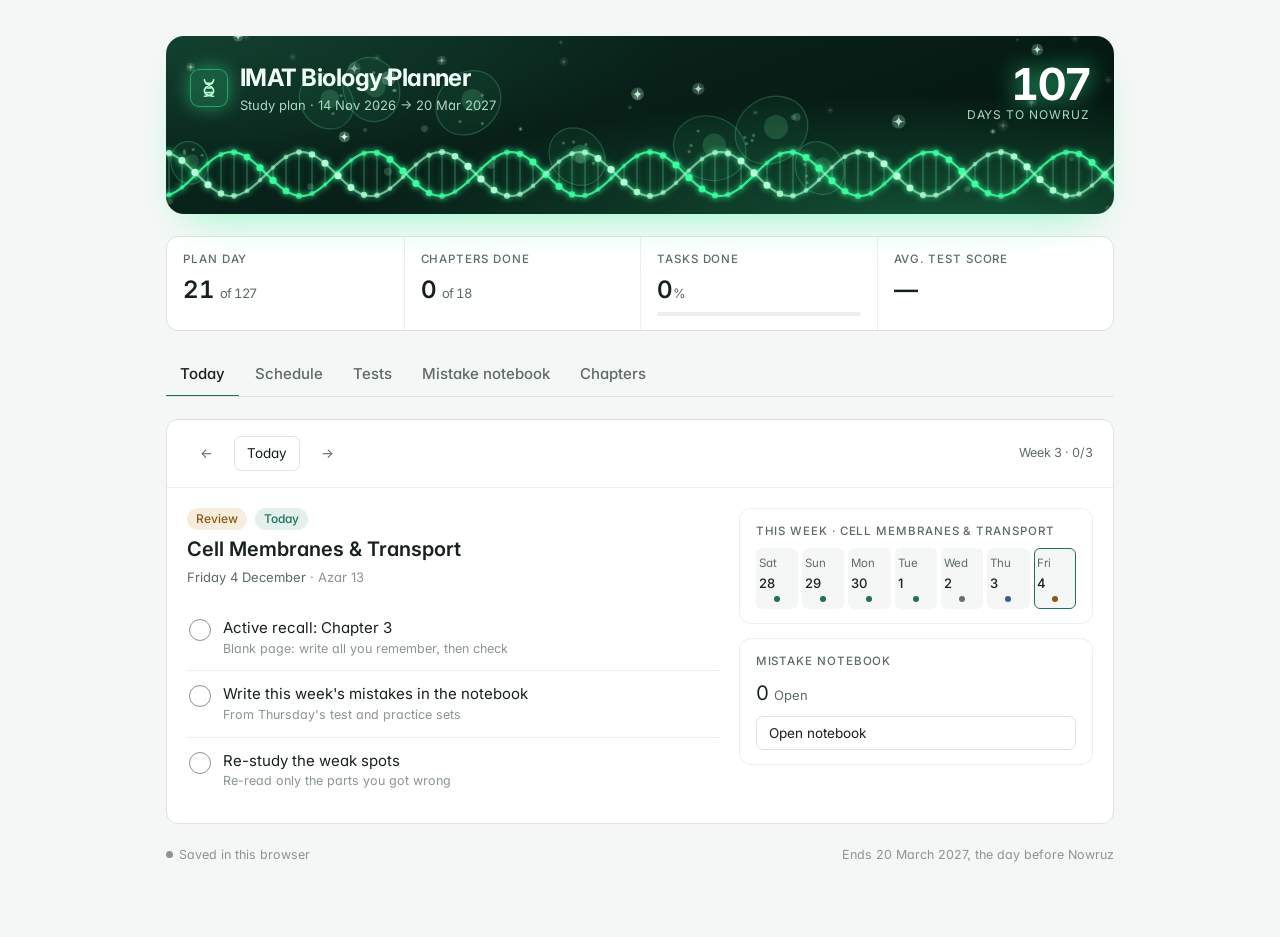
<file: index.html>
<!doctype html>
<html lang="en"><head><meta charset="utf-8"><meta name="viewport" content="width=device-width,initial-scale=1,viewport-fit=cover"></head><body>
<title>IMAT Biology Planner</title>
<meta name="claude:viewport-fit-sides" content="cover">
<link rel="preconnect" href="https://fonts.googleapis.com">
<link rel="preconnect" href="https://fonts.gstatic.com" crossorigin>
<link rel="stylesheet" href="https://fonts.googleapis.com/css2?family=Inter:wght@400;500;600;700&display=swap">
<style>
/* Layout: a glowing biology hero band, a ledger of key figures, a tab strip, then a single calm work surface. */
:root{
  --bg:#f5f7f6; --surface:#ffffff; --line:#dde3e0; --line-soft:#ebefed;
  --fg:#17211d; --muted:#5d6b65; --faint:#8a9690;
  --accent:#1f6f5c; --accent-soft:#e3f0eb; --accent-fg:#ffffff;
  --test:#3a5a99; --test-soft:#e6ecf7;
  --review:#8a5a14; --review-soft:#f6eddc;
  --rest:#6b6f75; --rest-soft:#eef0f1;
  --bad:#b23b3b; --bad-soft:#f8e6e6;
  /* iPhone look: San Francisco on Apple devices, Inter (its closest match) everywhere else */
  --sans:-apple-system,BlinkMacSystemFont,"SF Pro Text","SF Pro Display","Inter","Helvetica Neue",system-ui,sans-serif;
  --mono:var(--sans);
  --r:12px;
  --hero-1:#0b2a21; --hero-2:#04120d; --glow:#3dffa0; --glow-soft:#b9ffd9;
}
@media (prefers-color-scheme:dark){:root:not([data-theme="light"]){
  --bg:#0f1513; --surface:#161e1b; --line:#26312d; --line-soft:#1e2824;
  --fg:#e4ebe8; --muted:#9aa8a2; --faint:#6f7d77;
  --accent:#5fbf9f; --accent-soft:#183129; --accent-fg:#0d1a15;
  --test:#8fa9e0; --test-soft:#1b2438; --review:#d9a957; --review-soft:#2e2414;
  --rest:#9aa0a6; --rest-soft:#1f2427; --bad:#e58a8a; --bad-soft:#341c1c; color-scheme:dark}}
:root[data-theme="dark"]{
  --bg:#0f1513; --surface:#161e1b; --line:#26312d; --line-soft:#1e2824;
  --fg:#e4ebe8; --muted:#9aa8a2; --faint:#6f7d77;
  --accent:#5fbf9f; --accent-soft:#183129; --accent-fg:#0d1a15;
  --test:#8fa9e0; --test-soft:#1b2438; --review:#d9a957; --review-soft:#2e2414;
  --rest:#9aa0a6; --rest-soft:#1f2427; --bad:#e58a8a; --bad-soft:#341c1c; color-scheme:dark}

*{box-sizing:border-box}
body{background:var(--bg);color:var(--fg);font-family:var(--sans);font-size:15px;line-height:1.5;-webkit-font-smoothing:antialiased;font-feature-settings:"cv11","ss03"}
.wrap{max-width:980px;margin:0 auto;padding-block:28px 64px;padding-left:max(16px,env(safe-area-inset-left,0px));padding-right:max(16px,env(safe-area-inset-right,0px));display:flex;flex-direction:column;gap:22px}
h1,h2,h3{margin:0;text-wrap:balance;font-weight:600}
h1{font-size:24px;letter-spacing:-.022em;font-weight:700}
h2{font-size:17px;letter-spacing:-.012em}
h3{font-size:15px}
.num{font-family:var(--mono);font-variant-numeric:tabular-nums}
.eyebrow{font-size:11.5px;letter-spacing:.08em;text-transform:uppercase;color:var(--muted);font-weight:500}
.muted{color:var(--muted)}
button,input,select,textarea{font:inherit;color:inherit}
:focus-visible{outline:2px solid var(--accent);outline-offset:2px}

/* Header */
.top{display:flex;justify-content:space-between;align-items:flex-start;gap:16px;flex-wrap:wrap}
.brand{display:flex;gap:12px;align-items:center}
.mark{width:38px;height:38px;border-radius:9px;background:var(--accent);display:grid;place-items:center;flex:none}
.mark svg{width:22px;height:22px}
.sub{font-size:13px;color:var(--muted)}

.ledger{display:grid;grid-template-columns:repeat(4,minmax(0,1fr));background:var(--surface);border:1px solid var(--line);border-radius:var(--r)}
.ledger > div{padding:14px 16px;display:flex;flex-direction:column;gap:4px;min-width:0}
.ledger > div + div{border-inline-start:1px solid var(--line-soft)}
.ledger .v{font-family:var(--mono);font-size:24px;font-weight:600;letter-spacing:-.02em;font-variant-numeric:tabular-nums}
.ledger .v small{font-size:13px;color:var(--muted);font-weight:400}
.bar{height:4px;background:var(--line-soft);border-radius:2px;overflow:hidden}
.bar i{display:block;height:100%;background:var(--accent);border-radius:2px}

/* Tabs */
.tabs{display:flex;gap:2px;border-bottom:1px solid var(--line);overflow-x:auto;scrollbar-width:none}
.tabs button{border:0;background:none;padding:10px 14px;cursor:pointer;color:var(--muted);font-weight:500;border-bottom:2px solid transparent;margin-bottom:-1px;white-space:nowrap}
.tabs button[aria-selected="true"]{color:var(--fg);border-bottom-color:var(--accent)}
.tabs button:hover{color:var(--fg)}

.panel{background:var(--surface);border:1px solid var(--line);border-radius:var(--r)}
.panel-h{padding:16px 20px;border-bottom:1px solid var(--line-soft);display:flex;justify-content:space-between;align-items:center;gap:12px;flex-wrap:wrap}
.panel-b{padding:20px}

/* Chips */
.chip{display:inline-flex;align-items:center;gap:6px;font-size:12px;font-weight:500;padding:2px 9px;border-radius:999px;white-space:nowrap}
.chip.study{background:var(--accent-soft);color:var(--accent)}
.chip.test{background:var(--test-soft);color:var(--test)}
.chip.review{background:var(--review-soft);color:var(--review)}
.chip.rest{background:var(--rest-soft);color:var(--rest)}
.chip.final{background:var(--accent);color:var(--accent-fg)}
.chip.bad{background:var(--bad-soft);color:var(--bad)}
.chip.ok{background:var(--accent-soft);color:var(--accent)}

/* Today */
.today{display:grid;grid-template-columns:minmax(0,1.5fr) minmax(0,1fr);gap:20px}
.dayhead{display:flex;flex-direction:column;gap:6px}
.dayhead .date{font-size:13px;color:var(--muted)}
.chapter-title{font-size:20px;font-weight:600;line-height:1.3}
.tasks{list-style:none;margin:0;padding:0;display:flex;flex-direction:column}
.tasks li{border-top:1px solid var(--line-soft)}
.tasks li:first-child{border-top:0}
.task{display:flex;gap:12px;align-items:flex-start;padding:12px 2px;cursor:pointer}
.task input{appearance:none;width:22px;height:22px;border:1.5px solid var(--faint);border-radius:50%;transition:box-shadow .2s,background .2s;margin:2px 0 0;flex:none;display:grid;place-items:center;cursor:pointer;background:var(--surface)}
.task input:checked{background:var(--accent);border-color:var(--accent);box-shadow:0 0 0 4px var(--accent-soft),0 0 14px color-mix(in srgb,var(--accent) 55%,transparent)}
.task input:checked::after{content:"";width:10px;height:5px;border:2px solid var(--accent-fg);border-top:0;border-right:0;transform:rotate(-45deg) translate(1px,-1px)}
.task input:checked + span{color:var(--muted);text-decoration:line-through;text-decoration-color:var(--faint)}
.task small{display:block;color:var(--faint);font-size:12.5px;text-decoration:none}
.side{display:flex;flex-direction:column;gap:14px}
.box{border:1px solid var(--line-soft);border-radius:var(--r);padding:14px 16px;display:flex;flex-direction:column;gap:8px}
.weekstrip{display:grid;grid-template-columns:repeat(7,minmax(0,1fr));gap:4px}
.ws{border-radius:6px;padding:6px 2px;text-align:center;font-size:11.5px;display:flex;flex-direction:column;gap:2px;border:1px solid transparent;background:var(--bg);color:var(--muted);cursor:pointer}
.ws b{font-family:var(--mono);font-weight:500;font-size:13px;color:var(--fg)}
.ws.cur{border-color:var(--accent)}
.ws.done{background:var(--accent-soft)}
.ws.done b{color:var(--accent)}
.ws.out{opacity:.35;cursor:default}
.ws .dot{width:6px;height:6px;border-radius:50%;margin:0 auto}
.dot.study{background:var(--accent)} .dot.test{background:var(--test)} .dot.review{background:var(--review)} .dot.rest{background:var(--rest)} .dot.final{background:var(--accent)}
.nav{display:flex;gap:8px;align-items:center}
.btn{border:1px solid var(--line);background:var(--surface);border-radius:7px;padding:6px 12px;cursor:pointer;font-size:13.5px;display:inline-flex;align-items:center;gap:6px}
.btn:hover{border-color:var(--faint)}
.btn.primary{background:var(--accent);border-color:var(--accent);color:var(--accent-fg);font-weight:500}
.btn.ghost{border-color:transparent;background:none;color:var(--muted)}
.btn:disabled{opacity:.4;cursor:default}
.field{display:flex;flex-direction:column;gap:5px;font-size:13px;color:var(--muted)}
.field input,.field select,.field textarea{border:1px solid var(--line);border-radius:7px;padding:8px 10px;background:var(--surface);font-size:14.5px;width:100%;min-width:0}
.field textarea{resize:vertical;min-height:64px}
.score-row{display:flex;gap:8px;align-items:center}
.score-row input{width:90px;border:1px solid var(--line);border-radius:7px;padding:7px 10px;background:var(--surface);font-family:var(--mono)}

/* Schedule */
.weeks{display:flex;flex-direction:column}
.week{border-top:1px solid var(--line-soft)}
.week:first-child{border-top:0}
.week > summary{list-style:none;display:grid;grid-template-columns:56px minmax(0,1fr) auto;gap:14px;align-items:center;padding:14px 20px;cursor:pointer}
.week > summary::-webkit-details-marker{display:none}
.week > summary:hover{background:var(--bg)}
.wk-no{font-family:var(--mono);font-size:12.5px;color:var(--muted)}
.wk-title{min-width:0}
.wk-title b{font-weight:500;display:block;overflow:hidden;text-overflow:ellipsis;white-space:nowrap}
.wk-title span{font-size:12.5px;color:var(--faint)}
.wk-prog{display:flex;align-items:center;gap:10px;font-size:12.5px;color:var(--muted)}
.wk-prog .bar{width:70px}
.week.now > summary{background:var(--accent-soft)}
.days{padding:0 20px 14px 90px;display:flex;flex-direction:column}
.drow{display:grid;grid-template-columns:110px 92px minmax(0,1fr) auto;gap:12px;align-items:center;padding:8px 0;border-top:1px dashed var(--line-soft);font-size:13.5px;cursor:pointer}
.drow:hover .dtask{color:var(--fg)}
.drow .ddate{color:var(--muted);font-size:12.5px}
.drow .dtask{color:var(--muted);min-width:0}
.drow.today-row .ddate{color:var(--accent);font-weight:600}

/* Tests */
table{width:100%;border-collapse:collapse;font-size:14px}
th{font-weight:500;color:var(--muted);font-size:12px;text-align:start;padding:10px 12px;border-bottom:1px solid var(--line)}
th{text-transform:uppercase;letter-spacing:.06em}
td{padding:11px 12px;border-bottom:1px solid var(--line-soft);vertical-align:middle}
tr:last-child td{border-bottom:0}
.tablewrap{overflow-x:auto}
.sbar{display:flex;align-items:center;gap:8px;min-width:140px}
.sbar .bar{flex:1;height:6px}
.chart{width:100%;height:auto;display:block}
.chart text{fill:var(--muted);font-family:var(--mono);font-size:10px}

/* Mistakes */
.mform{display:grid;grid-template-columns:minmax(0,1fr) minmax(0,2fr);gap:12px}
.mform .wide{grid-column:1/-1}
.mlist{display:flex;flex-direction:column}
.mitem{display:grid;grid-template-columns:minmax(0,1fr) auto;gap:6px 14px;padding:14px 20px;border-top:1px solid var(--line-soft)}
.mitem:first-child{border-top:0}
.mitem p{margin:0}
.mitem .fix{color:var(--muted);font-size:14px}
.mitem .fix b{color:var(--accent);font-weight:500}
.mitem .meta{font-size:12px;color:var(--faint);display:flex;gap:8px;flex-wrap:wrap;align-items:center}
.mitem.resolved p:first-child{color:var(--muted)}
.mact{display:flex;gap:4px;align-items:flex-start}
.filters{display:flex;gap:8px;flex-wrap:wrap;align-items:center}
.filters select{border:1px solid var(--line);border-radius:7px;padding:6px 10px;background:var(--surface);font-size:13.5px}
.empty{padding:36px 20px;text-align:center;color:var(--muted);display:flex;flex-direction:column;gap:6px;align-items:center}

/* Chapters */
.clist{display:flex;flex-direction:column}
.crow{display:grid;grid-template-columns:40px minmax(0,1fr) 120px auto;gap:12px;align-items:center;padding:10px 20px;border-top:1px solid var(--line-soft)}
.crow:first-child{border-top:0}
.crow input{border:1px solid transparent;background:none;border-radius:6px;padding:6px 8px;font-size:14.5px;width:100%;min-width:0}
.crow input:hover{border-color:var(--line)}
.crow input:focus{border-color:var(--accent);background:var(--surface)}
.crow .cw{font-size:12.5px;color:var(--muted)}

.foot{display:flex;justify-content:space-between;gap:12px;flex-wrap:wrap;font-size:12.5px;color:var(--faint)}
.sync::before{content:"";display:inline-block;width:7px;height:7px;border-radius:50%;background:var(--faint);margin-inline-end:6px;vertical-align:1px}
.sync.on::before{background:var(--accent)}
.toast{position:fixed;inset-inline-start:50%;bottom:calc(20px + env(safe-area-inset-bottom,0px));transform:translateX(-50%);background:var(--fg);color:var(--bg);padding:8px 14px;border-radius:7px;font-size:13.5px;opacity:0;transition:opacity .2s;pointer-events:none}
.toast.show{opacity:1}

/* Hero: a glowing microscope-slide band with a DNA helix, drifting cells and sparkles (same look in both themes) */
.hero{position:relative;overflow:hidden;border-radius:18px;color:#effff6;
  background:radial-gradient(120% 140% at 85% 110%,color-mix(in srgb,var(--glow) 28%,transparent) 0,transparent 55%),
             radial-gradient(90% 120% at 0% 0%,#13402f 0,transparent 60%),linear-gradient(160deg,var(--hero-1),var(--hero-2));
  box-shadow:0 18px 40px -22px color-mix(in srgb,var(--glow) 70%,transparent)}
.hero canvas{position:absolute;inset:0;width:100%;height:100%;display:block}
.hero-in{position:relative;display:flex;justify-content:space-between;align-items:flex-start;gap:16px;flex-wrap:wrap;padding:24px 24px 92px}
.hero .sub{color:#a9d9c3}
.hero .mark{background:color-mix(in srgb,var(--glow) 18%,transparent);border:1px solid color-mix(in srgb,var(--glow) 45%,transparent);box-shadow:0 0 18px color-mix(in srgb,var(--glow) 45%,transparent)}
.hero .mark svg{stroke:var(--glow-soft)}
.hero-count{display:flex;flex-direction:column;align-items:flex-end;line-height:1.1}
.hero-count b{font-size:44px;font-weight:700;letter-spacing:-.04em;font-variant-numeric:tabular-nums;color:#fff;text-shadow:0 0 22px color-mix(in srgb,var(--glow) 80%,transparent)}
.hero-count span{font-size:12px;letter-spacing:.08em;text-transform:uppercase;color:#a9d9c3}
.spark{position:fixed;width:10px;height:10px;pointer-events:none;z-index:50;background:var(--glow);
  clip-path:polygon(50% 0,61% 39%,100% 50%,61% 61%,50% 100%,39% 61%,0 50%,39% 39%);
  animation:spark .8s cubic-bezier(.2,.7,.3,1) forwards}
@keyframes spark{0%{transform:translate(-50%,-50%) scale(.4)}60%{opacity:1}100%{transform:translate(calc(-50% + var(--dx)),calc(-50% + var(--dy))) scale(0) rotate(160deg);opacity:0}}

@media (max-width:760px){
  .hero-in{padding:20px 18px 84px}
  .hero-count{align-items:flex-start}
  .hero-count b{font-size:36px}
  .ledger{grid-template-columns:repeat(2,minmax(0,1fr))}
  .ledger > div:nth-child(3){border-inline-start:0}
  .ledger > div:nth-child(n+3){border-top:1px solid var(--line-soft)}
  .today{grid-template-columns:minmax(0,1fr)}
  .days{padding:0 16px 12px}
  .drow{grid-template-columns:78px minmax(0,1fr) auto;gap:8px}
  .drow .dtype{display:none}
  .week > summary{grid-template-columns:40px minmax(0,1fr) auto;padding:12px 16px;gap:10px}
  .wk-prog .bar{display:none}
  .mform{grid-template-columns:minmax(0,1fr)}
  .crow{grid-template-columns:30px minmax(0,1fr) auto;padding:10px 12px}
  .crow .cw{display:none}
  .panel-h,.panel-b{padding-left:16px;padding-right:16px}
  .mitem{padding:14px 16px}
}
@media (prefers-reduced-motion:reduce){*{transition:none!important}.spark{display:none}}
</style>

<div class="wrap" id="app">
  <header class="hero">
    <canvas id="bio" aria-hidden="true"></canvas>
    <div class="hero-in">
      <div class="brand">
        <div class="mark" aria-hidden="true">
          <svg viewBox="0 0 24 24" fill="none" stroke-width="1.8" stroke-linecap="round"><path d="M7 3c0 6 10 6 10 12s-10 6-10 6M17 3c0 6-10 6-10 12s10 6 10 6"/><path d="M8.5 7h7M8.5 17h7M10 12h4"/></svg>
        </div>
        <div>
          <h1 id="t-title">IMAT Biology Planner</h1>
          <div class="sub" id="t-sub"></div>
        </div>
      </div>
      <div class="hero-count"><b id="hero-left">0</b><span>days to Nowruz</span></div>
    </div>
  </header>

  <section class="ledger" id="ledger"></section>

  <nav class="tabs" role="tablist" id="tabs"></nav>

  <main id="view"></main>

  <footer class="foot">
    <span class="sync" id="sync"></span>
    <span id="t-range"></span>
  </footer>
</div>
<div class="toast" id="toast" role="status" aria-live="polite"></div>

<script>
(function(){
"use strict";

/* ---------- Calendar ---------- */
const START = new Date(2026,10,14);  // first study day: Saturday 14 Nov 2026
const END   = new Date(2027,2,20);   // 29 Esfand 1405 — the day before Nowruz
const NOWRUZ= new Date(2027,2,21);   // 1 Farvardin 1406
const WEEK0 = new Date(2026,10,14);  // Saturday that opens week 1
const DAY = 86400000;
const keyOf = d => d.getFullYear()+"-"+String(d.getMonth()+1).padStart(2,"0")+"-"+String(d.getDate()).padStart(2,"0");
const fromKey = k => { const [y,m,d]=k.split("-").map(Number); return new Date(y,m-1,d); };
const diff = (a,b) => Math.round((b-a)/DAY);
const addDays = (d,n) => new Date(d.getFullYear(),d.getMonth(),d.getDate()+n);
const today0 = () => { const n=new Date(); return new Date(n.getFullYear(),n.getMonth(),n.getDate()); };
const TYPE_BY_DOW = {6:"study",0:"study",1:"study",2:"study",3:"rest",4:"test",5:"review"};

const DEFAULT_CHAPTERS = [
  "Chemistry of Living Things: water & biomolecules",
  "The Cell: structure, organelles, prokaryotes vs eukaryotes",
  "Cell Membranes & Transport",
  "Cell Cycle, Mitosis & Meiosis",
  "Enzymes, ATP & Bioenergetics",
  "Cellular Respiration & Photosynthesis",
  "DNA, Replication & Protein Synthesis",
  "Gene Regulation, Viruses & Bacteria",
  "Mendelian Genetics & Patterns of Inheritance",
  "Mutations, Genetic Disorders & Biotechnology",
  "Evolution & Classification of Living Things",
  "Tissues, Skin & the Musculoskeletal System",
  "Circulatory & Immune Systems",
  "Respiratory System",
  "Digestive System & Nutrition",
  "Excretory System & Homeostasis",
  "Nervous System, Senses & Endocrine System",
  "Reproduction & Development"
];

/* ---------- Text ---------- */
const T = {
  en:{
    sub:"Study plan · 14 Nov 2026 → 20 Mar 2027",
    range:"Ends 20 March 2027, the day before Nowruz",
    tabs:{today:"Today",schedule:"Schedule",tests:"Tests",mistakes:"Mistake notebook",chapters:"Chapters"},
    l_day:"Plan day", l_left:"Chapters done", l_prog:"Tasks done", l_avg:"Avg. test score",
    of:"of", wk:"Week", chapter:"Chapter", chapters:"Chapters",
    types:{study:"Study",test:"Test",review:"Review",rest:"Rest",final:"Final review"},
    dows:["Sun","Mon","Tue","Wed","Thu","Fri","Sat"],
    startsIn:n=>`The plan starts ${n===1?"tomorrow":"in "+n+" days"}. Here is your first day.`,
    ended:"The plan has finished. Happy Nowruz.",
    thisWeek:"This week", prev:"Previous day", next:"Next day", goToday:"Today",
    study:(s,n)=>[["read",`Read & annotate — part ${s} of ${n}`,"Textbook section, highlight key terms"],["notes","Write summary notes & diagrams","One page, in your own words"],["q","Practice questions","15–20 IMAT-style MCQs on today's part"]],
    test:(n)=>[["test",`Timed test — ${n}`,"Mixed questions from every chapter so far"],["check","Mark answers and find every error","Note why each wrong answer was wrong"]],
    review:(c)=>[["recall",`Active recall: ${c}`,"Blank page: write all you remember, then check"],["mist","Write this week's mistakes in the notebook","From Thursday's test and practice sets"],["weak","Re-study the weak spots","Re-read only the parts you got wrong"]],
    rest:()=>[["rest","Rest, or catch up on unfinished tasks","Optional. Not counted in progress"]],
    final:()=>[["final","Full-course review: chapters 1–18","Skim summary notes of every chapter"],["mist","Read the whole mistake notebook","Focus on unresolved entries"]],
    chRange:n=> n===1?"chapter 1":`chapters 1–${n}`,
    score:"Score", scoreHint:"Your score in %", saveScore:"Save",
    weekOf:"Week of", openNotebook:"Open notebook",
    tTitle:"Thursday tests", tSub:"Cumulative test of every chapter studied so far",
    colDate:"Date", colCovers:"Covers", colScore:"Score", noScore:"Not taken",
    chartTitle:"Score trend",
    mTitle:"Mistake notebook", mSub:"Write each mistake once. Mark it resolved when you can answer it cold.",
    mWhat:"Mistake or question", mFix:"Correct answer / why", mCh:"Chapter", add:"Add to notebook",
    all:"All chapters", open:"Open", resolved:"Resolved", allStatus:"All",
    resolve:"Mark resolved", reopen:"Reopen", del:"Delete", confirmDel:"Confirm delete",
    mEmpty:"No mistakes logged yet", mEmptySub:"Add the first one after Thursday's test or any practice set.",
    cTitle:"Chapters", cSub:"One chapter per week. Rename any chapter to match your textbook.", reset:"Restore default names",
    cDone:"Done", cNow:"This week", cNext:"Upcoming",
    syncOn:"Saved to your account", syncOff:"Saved in this browser", saved:"Saved",
    restDay:"Rest day", note:"Wednesdays are free for rest or catching up."
  }
};

/* ---------- State ---------- */
let S = { lang:"en", done:{}, scores:{}, mistakes:[], chapters:DEFAULT_CHAPTERS.slice() };
let tab = "today", cursor = null, mFilter = {ch:"all",st:"all"}, pendingDel = null;
const L = () => T.en;
const N = n => String(n);
const esc = s => String(s).replace(/[&<>"']/g,c=>({"&":"&amp;","<":"&lt;",">":"&gt;",'"':"&quot;","'":"&#39;"}[c]));

/* ---------- Plan model ---------- */
const DAYS = [];
for(let d=new Date(START); d<=END; d=addDays(d,1)){
  const k=keyOf(d), wk=Math.floor(diff(WEEK0,d)/7);
  DAYS.push({key:k, date:new Date(d), wk, type: k===keyOf(END) ? "final" : TYPE_BY_DOW[d.getDay()]});
}
const WEEKS = [];
DAYS.forEach(d=>{ (WEEKS[d.wk] ||= []).push(d); });
WEEKS.forEach(w=>{ const st=w.filter(d=>d.type==="study"); st.forEach((d,i)=>{d.part=i+1; d.parts=st.length;}); });
const CHAPTER_WEEKS = WEEKS.length - 1; // last week holds only the final day
function chName(i){ return S.chapters[i] || DEFAULT_CHAPTERS[i] || ("Chapter "+(i+1)); }
function tasksFor(d){
  const t=L();
  if(d.type==="study") return t.study(N(d.part),N(d.parts));
  if(d.type==="test")  return t.test(t.chRange(d.wk+1));
  if(d.type==="review")return t.review(t.chapter+" "+N(d.wk+1));
  if(d.type==="final") return t.final();
  return t.rest();
}
function headline(d){
  if(d.type==="final") return L().types.final;
  if(d.type==="test") return L().types.test+": "+L().chRange(d.wk+1);
  if(d.type==="rest") return L().restDay;
  return chName(d.wk);
}
const isDone = (d,id) => !!(S.done[d.key] && S.done[d.key][id]);
function dayStatus(d){
  const ts=tasksFor(d), n=ts.filter(x=>isDone(d,x[0])).length;
  return {n, total:ts.length, full: n===ts.length};
}
function counted(){ return DAYS.filter(d=>d.type!=="rest"); }
function progress(){
  let n=0,t=0; counted().forEach(d=>{const s=dayStatus(d); n+=s.n; t+=s.total;}); return {n,t};
}
function avgScore(){
  const v=Object.values(S.scores).filter(x=>x!==""&&x!=null).map(Number); if(!v.length) return null;
  return Math.round(v.reduce((a,b)=>a+b,0)/v.length);
}

/* ---------- Dates ---------- */
function fmtDate(d, opts){
  const o = opts || {weekday:"long",day:"numeric",month:"long"};
  const g = new Intl.DateTimeFormat("en-GB", o).format(d);
  const j = new Intl.DateTimeFormat("en-u-ca-persian", {day:"numeric",month:"short"}).format(d);
  return {main:g, alt:j};
}
const shortDate = d => new Intl.DateTimeFormat("en-GB",{day:"numeric",month:"short"}).format(d);

/* ---------- Storage: account (db) with browser fallback ---------- */
let db=null, uid=null, ref=null, synced=false, writing=false, dirty=false, timer=null;
function lsGet(){ try{ return JSON.parse(localStorage.getItem("imat-bio-planner")||"null"); }catch(e){ return null; } }
function lsSet(){ try{ localStorage.setItem("imat-bio-planner", JSON.stringify(S)); }catch(e){} }
function merge(x){ if(x&&typeof x==="object"){ S = Object.assign({}, S, x); if(!Array.isArray(S.chapters)||!S.chapters.length) S.chapters=DEFAULT_CHAPTERS.slice(); } }
function save(){
  lsSet();
  if(!ref) return;
  dirty=true; clearTimeout(timer); timer=setTimeout(flush, 600);
}
async function flush(){
  if(writing||!dirty||!ref) return;
  writing=true; dirty=false;
  try{ await ref.set(JSON.parse(JSON.stringify(S))); }
  catch(e){ if(e&&e.code==="unavailable"){ dirty=true; setTimeout(flush, 1500+Math.random()*1000); } }
  writing=false; if(dirty) flush();
}
async function connect(){
  try{
    if(!window.claude || !window.claude.use) return;
    const [d,u] = await Promise.all([window.claude.use("db"), window.claude.use("user")]);
    if(!d||!u) return;
    const id = await u.id(); if(!id) return;
    db=d; uid=id; ref=db.doc("data/users/"+uid+"/planner");
    const snap = await Promise.race([ref.get(), new Promise((_,r)=>setTimeout(()=>r(new Error("timeout")),10000))]);
    if(snap.exists){ merge(snap.data()); lsSet(); }
    else { await ref.set(JSON.parse(JSON.stringify(S))); }
    synced=true; render();
  }catch(e){ /* stay on browser storage */ }
}

/* ---------- Render ---------- */
const $ = id => document.getElementById(id);
function toast(msg){ const t=$("toast"); t.textContent=msg; t.classList.add("show"); clearTimeout(toast._t); toast._t=setTimeout(()=>t.classList.remove("show"),1400); }

function renderChrome(){
  const t=L(), html=document.documentElement;
  html.lang="en"; html.dir="ltr";
  $("t-sub").textContent=t.sub; $("t-range").textContent=t.range;
  $("sync").textContent = synced ? t.syncOn : t.syncOff; $("sync").classList.toggle("on",synced);

  const td=today0(), dayNo=Math.min(Math.max(diff(START,td)+1,0),DAYS.length);
  const left=Math.max(diff(td,NOWRUZ),0), chDone=WEEKS.slice(0,CHAPTER_WEEKS).filter(w=>w.filter(d=>d.type==="study").every(d=>dayStatus(d).full)).length, p=progress(), pct=p.t?Math.round(p.n/p.t*100):0, avg=avgScore();
  $("hero-left").textContent=left;
  $("ledger").innerHTML = `
    <div><span class="eyebrow">${t.l_day}</span><span class="v">${N(dayNo)} <small>${t.of} ${N(DAYS.length)}</small></span></div>
    <div><span class="eyebrow">${t.l_left}</span><span class="v">${N(chDone)} <small>${t.of} ${N(CHAPTER_WEEKS)}</small></span></div>
    <div><span class="eyebrow">${t.l_prog}</span><span class="v">${N(pct)}<small>%</small></span><div class="bar"><i style="width:${pct}%"></i></div></div>
    <div><span class="eyebrow">${t.l_avg}</span><span class="v">${avg==null?"—":N(avg)+"<small>%</small>"}</span></div>`;

  $("tabs").innerHTML = Object.entries(t.tabs).map(([k,v])=>`<button role="tab" type="button" data-tab="${k}" aria-selected="${k===tab}">${v}</button>`).join("");
}

function defaultCursor(){
  const k=keyOf(today0());
  if(k<DAYS[0].key) return DAYS[0].key;
  if(k>DAYS[DAYS.length-1].key) return DAYS[DAYS.length-1].key;
  return k;
}

function viewToday(){
  const t=L(); if(!cursor) cursor=defaultCursor();
  const i=DAYS.findIndex(d=>d.key===cursor), d=DAYS[i], td=keyOf(today0());
  const dt=fmtDate(d.date), st=dayStatus(d), ts=tasksFor(d);
  let notice="";
  if(td<DAYS[0].key && cursor===DAYS[0].key) notice=`<div class="box" style="background:var(--accent-soft);border-color:transparent;color:var(--accent)">${t.startsIn(diff(today0(),START))}</div>`;
  if(td>DAYS[DAYS.length-1].key) notice=`<div class="box">${t.ended}</div>`;

  const scoreBox = d.type==="test" ? `<div class="box"><span class="eyebrow">${t.score}</span>
      <div class="score-row"><input id="score-in" type="number" min="0" max="100" inputmode="numeric" placeholder="%" aria-label="${t.scoreHint}" value="${S.scores[d.key]??""}"><button class="btn primary" type="button" data-act="score">${t.saveScore}</button></div>
      <span class="muted" style="font-size:12.5px">${t.scoreHint}</span></div>` : "";
  const nbBox = (d.type==="review"||d.type==="final"||d.type==="test") ? `<div class="box"><span class="eyebrow">${t.tabs.mistakes}</span>
      <span class="num" style="font-size:20px">${N(S.mistakes.filter(m=>!m.resolved).length)} <small class="muted" style="font-size:13px">${t.open}</small></span>
      <button class="btn" type="button" data-tab="mistakes">${t.openNotebook}</button></div>` : "";

  const strip = [];
  for(let k=0;k<7;k++){
    const date=addDays(WEEK0, d.wk*7+k), key=keyOf(date), dd=DAYS.find(x=>x.key===key);
    const dow=t.dows[date.getDay()], dnum=date.getDate();
    if(!dd){ strip.push(`<div class="ws out"><span>${dow}</span><b>${dnum}</b><span class="dot"></span></div>`); continue; }
    const s=dayStatus(dd);
    strip.push(`<button type="button" class="ws${dd.key===cursor?" cur":""}${s.full&&dd.type!=="rest"?" done":""}" data-day="${dd.key}" title="${t.types[dd.type]}"><span>${dow}</span><b>${dnum}</b><span class="dot ${dd.type}"></span></button>`);
  }

  return `${notice}
  <div class="panel">
    <div class="panel-h">
      <div class="nav">
        <button class="btn ghost" type="button" data-act="prev" ${i===0?"disabled":""} aria-label="${t.prev}">←</button>
        <button class="btn" type="button" data-act="today">${t.goToday}</button>
        <button class="btn ghost" type="button" data-act="next" ${i===DAYS.length-1?"disabled":""} aria-label="${t.next}">→</button>
      </div>
      <span class="muted num" style="font-size:12.5px">${t.wk} ${N(d.wk+1)} · ${N(st.n)}/${N(st.total)}</span>
    </div>
    <div class="panel-b today">
      <div style="display:flex;flex-direction:column;gap:18px;min-width:0">
        <div class="dayhead">
          <div style="display:flex;gap:8px;align-items:center;flex-wrap:wrap"><span class="chip ${d.type}">${t.types[d.type]}</span>${d.key===td?`<span class="chip ok">${t.goToday}</span>`:""}</div>
          <div class="chapter-title" dir="auto">${esc(headline(d))}</div>
          <div class="date">${dt.main} <span style="color:var(--faint)">· ${dt.alt}</span></div>
        </div>
        <ul class="tasks">${ts.map(([id,label,hint])=>`<li><label class="task"><input type="checkbox" id="tk-${d.key}-${id}" data-task="${id}" ${isDone(d,id)?"checked":""}><span>${esc(label)}<small>${esc(hint)}</small></span></label></li>`).join("")}</ul>
        ${d.type==="rest"?`<p class="muted" style="margin:0;font-size:13.5px">${t.note}</p>`:""}
      </div>
      <aside class="side">
        <div class="box"><span class="eyebrow">${t.thisWeek} · ${esc(chName(Math.min(d.wk,CHAPTER_WEEKS-1)))}</span><div class="weekstrip">${strip.join("")}</div></div>
        ${scoreBox}${nbBox}
      </aside>
    </div>
  </div>`;
}

function viewSchedule(){
  const t=L(), td=keyOf(today0());
  return `<div class="panel"><div class="panel-h"><div><h2>${t.tabs.schedule}</h2><div class="muted" style="font-size:13px">${t.note}</div></div>
    <div style="display:flex;gap:6px;flex-wrap:wrap">${["study","test","review","rest"].map(x=>`<span class="chip ${x}">${t.types[x]}</span>`).join("")}</div></div>
  <div class="weeks">${WEEKS.map((w,wi)=>{
    let n=0,tot=0; w.filter(d=>d.type!=="rest").forEach(d=>{const s=dayStatus(d); n+=s.n; tot+=s.total;});
    const pct=tot?Math.round(n/tot*100):0, now=w.some(d=>d.key===td) || (td<DAYS[0].key&&wi===0);
    const title = wi<CHAPTER_WEEKS ? chName(wi) : t.types.final;
    return `<details class="week${now?" now":""}" ${now?"open":""}><summary>
      <span class="wk-no">${t.wk} ${N(wi+1)}</span>
      <span class="wk-title"><b dir="auto">${esc(title)}</b><span>${shortDate(w[0].date)} – ${shortDate(w[w.length-1].date)}</span></span>
      <span class="wk-prog"><span class="bar"><i style="width:${pct}%"></i></span><span class="num">${N(pct)}%</span></span>
    </summary><div class="days">${w.map(d=>{
      const s=dayStatus(d), ts=tasksFor(d);
      const stat = d.type==="rest" ? "" : s.full ? `<span class="chip ok">✓</span>` : (d.key<td && s.n<s.total) ? `<span class="chip bad">${N(s.n)}/${N(s.total)}</span>` : `<span class="muted num" style="font-size:12px">${N(s.n)}/${N(s.total)}</span>`;
      return `<div class="drow${d.key===td?" today-row":""}" data-day="${d.key}" role="button" tabindex="0">
        <span class="ddate">${fmtDate(d.date,{weekday:"short",day:"numeric",month:"short"}).main}</span>
        <span class="dtype"><span class="chip ${d.type}">${t.types[d.type]}</span></span>
        <span class="dtask">${esc(ts[0][1])}</span>${stat}</div>`;
    }).join("")}</div></details>`;
  }).join("")}</div></div>`;
}

function viewTests(){
  const t=L(), tests=DAYS.filter(d=>d.type==="test"), td=keyOf(today0());
  const pts=tests.map((d,i)=>({i,v:S.scores[d.key]})).filter(p=>p.v!==""&&p.v!=null);
  const W=600,H=150,pl=30,pr=10,pt=10,pb=22, x=i=>pl+(W-pl-pr)*(tests.length>1?i/(tests.length-1):0), y=v=>pt+(H-pt-pb)*(1-v/100);
  const grid=[0,50,100].map(v=>`<line x1="${pl}" x2="${W-pr}" y1="${y(v)}" y2="${y(v)}" stroke="var(--line-soft)"/><text x="${pl-6}" y="${y(v)+3}" text-anchor="end">${v}</text>`).join("");
  const xl=tests.map((d,i)=> i%3===0?`<text x="${x(i)}" y="${H-6}" text-anchor="middle">${i+1}</text>`:"").join("");
  const line=pts.length>1?`<polyline fill="none" stroke="var(--test)" stroke-width="2" points="${pts.map(p=>x(p.i)+","+y(p.v)).join(" ")}"/>`:"";
  const dots=pts.map((p,k)=>`<circle cx="${x(p.i)}" cy="${y(p.v)}" r="${k===pts.length-1?4.5:3}" fill="${k===pts.length-1?"var(--test)":"var(--surface)"}" stroke="var(--test)" stroke-width="2"/>`).join("");
  return `<div class="panel"><div class="panel-h"><div><h2>${t.tTitle}</h2><div class="muted" style="font-size:13px">${t.tSub}</div></div></div>
    <div class="panel-b" style="border-bottom:1px solid var(--line-soft)"><div class="eyebrow" style="margin-bottom:8px">${t.chartTitle}</div>
      <svg class="chart" viewBox="0 0 ${W} ${H}" role="img" aria-label="${t.chartTitle}">${grid}${xl}${line}${dots}</svg></div>
    <div class="tablewrap"><table><thead><tr><th>#</th><th>${t.colDate}</th><th>${t.colCovers}</th><th>${t.colScore}</th></tr></thead><tbody>
    ${tests.map((d,i)=>{const v=S.scores[d.key]; const has=v!==""&&v!=null;
      return `<tr><td class="num muted">${N(i+1)}</td><td style="white-space:nowrap">${fmtDate(d.date,{day:"numeric",month:"short"}).main}${d.key===td?` <span class="chip ok">${t.goToday}</span>`:""}</td><td>${t.chRange(d.wk+1)}</td>
      <td>${has?`<div class="sbar"><div class="bar"><i style="width:${v}%;background:var(--test)"></i></div><span class="num">${N(v)}%</span></div>`:`<button class="btn ghost" type="button" data-day="${d.key}" style="padding:2px 0">${t.noScore}</button>`}</td></tr>`;}).join("")}
    </tbody></table></div></div>`;
}

function chapterOptions(sel, withAll){
  const t=L(); let o = withAll?`<option value="all"${sel==="all"?" selected":""}>${t.all}</option>`:"";
  for(let i=0;i<CHAPTER_WEEKS;i++) o+=`<option value="${i}"${String(sel)===String(i)?" selected":""}>${N(i+1)}. ${esc(chName(i))}</option>`;
  return o;
}
function currentChapter(){ const k=keyOf(today0()); const d=DAYS.find(x=>x.key===k); return d?Math.min(d.wk,CHAPTER_WEEKS-1):0; }

function viewMistakes(){
  const t=L();
  const list=S.mistakes.filter(m=>(mFilter.ch==="all"||String(m.ch)===mFilter.ch)&&(mFilter.st==="all"||(mFilter.st==="open"?!m.resolved:m.resolved)))
    .slice().sort((a,b)=>(a.resolved-b.resolved)||(b.created-a.created));
  return `<div class="panel"><div class="panel-h"><div><h2>${t.mTitle}</h2><div class="muted" style="font-size:13px">${t.mSub}</div></div></div>
    <form class="panel-b mform" id="mform" style="border-bottom:1px solid var(--line-soft)">
      <label class="field">${t.mCh}<select id="m-ch">${chapterOptions(currentChapter(),false)}</select></label>
      <label class="field">${t.mWhat}<input id="m-what" type="text" required autocomplete="off"></label>
      <label class="field wide">${t.mFix}<textarea id="m-fix" rows="2"></textarea></label>
      <div class="wide"><button class="btn primary" type="submit">${t.add}</button></div>
    </form>
    <div class="panel-b filters" style="padding-block:12px;border-bottom:1px solid var(--line-soft)">
      <select id="f-ch" aria-label="${t.mCh}">${chapterOptions(mFilter.ch,true)}</select>
      <select id="f-st" aria-label="Status"><option value="all"${mFilter.st==="all"?" selected":""}>${t.allStatus}</option><option value="open"${mFilter.st==="open"?" selected":""}>${t.open}</option><option value="resolved"${mFilter.st==="resolved"?" selected":""}>${t.resolved}</option></select>
      <span class="muted num" style="font-size:12.5px">${N(list.length)}</span>
    </div>
    <div class="mlist">${list.length?list.map(m=>`<div class="mitem${m.resolved?" resolved":""}">
      <div style="display:flex;flex-direction:column;gap:6px;min-width:0">
        <p>${esc(m.what)}</p>${m.fix?`<p class="fix"><b>→</b> ${esc(m.fix)}</p>`:""}
        <div class="meta"><span>${t.chapter} ${N(+m.ch+1)} · ${esc(chName(+m.ch))}</span><span>·</span><span>${fmtDate(new Date(m.created),{day:"numeric",month:"short"}).main}</span>${m.resolved?`<span class="chip ok">${t.resolved}</span>`:""}</div>
      </div>
      <div class="mact"><button class="btn" type="button" data-m="toggle" data-id="${m.id}">${m.resolved?t.reopen:t.resolve}</button>
      <button class="btn ghost" type="button" data-m="del" data-id="${m.id}" style="${pendingDel===m.id?"color:var(--bad)":""}">${pendingDel===m.id?t.confirmDel:t.del}</button></div>
    </div>`).join(""):`<div class="empty"><b>${t.mEmpty}</b><span>${t.mEmptySub}</span></div>`}</div></div>`;
}

function viewChapters(){
  const t=L(), cw=currentChapter(), started=keyOf(today0())>=DAYS[0].key;
  return `<div class="panel"><div class="panel-h"><div><h2>${t.cTitle}</h2><div class="muted" style="font-size:13px">${t.cSub}</div></div>
    <button class="btn" type="button" data-act="resetch">${t.reset}</button></div>
    <div class="clist">${Array.from({length:CHAPTER_WEEKS},(_,i)=>{
      const w=WEEKS[i]; const st=w.filter(d=>d.type==="study"); const done=st.every(d=>dayStatus(d).full);
      const chip = done?`<span class="chip ok">${t.cDone}</span>`:(started&&i===cw)?`<span class="chip study">${t.cNow}</span>`:`<span class="chip rest">${t.cNext}</span>`;
      return `<div class="crow"><span class="num muted">${N(i+1)}</span><input id="ch-${i}" data-ch="${i}" value="${esc(chName(i))}" aria-label="${t.chapter} ${i+1}"><span class="cw">${shortDate(w[0].date)} – ${shortDate(w[w.length-1].date)}</span>${chip}</div>`;
    }).join("")}</div></div>`;
}

function render(){
  renderChrome();
  const v = {today:viewToday,schedule:viewSchedule,tests:viewTests,mistakes:viewMistakes,chapters:viewChapters}[tab]();
  const open = tab==="schedule" ? [...document.querySelectorAll("details.week")].map(x=>x.open) : null;
  $("view").innerHTML=v;
  if(open && open.length){ document.querySelectorAll("details.week").forEach((x,i)=>{ if(open[i]!=null) x.open=open[i]; }); }
}

/* ---------- Events ---------- */
document.addEventListener("click",e=>{
  const el=e.target.closest("[data-tab],[data-day],[data-act],[data-m]");
  if(!el) return;
  if(el.dataset.tab){ tab=el.dataset.tab; pendingDel=null; render(); return; }
  if(el.dataset.day){ cursor=el.dataset.day; tab="today"; render(); window.scrollTo({top:0}); return; }
  const a=el.dataset.act;
  if(a){
    const i=DAYS.findIndex(d=>d.key===cursor);
    if(a==="prev"&&i>0){cursor=DAYS[i-1].key;render();}
    if(a==="next"&&i<DAYS.length-1){cursor=DAYS[i+1].key;render();}
    if(a==="today"){cursor=defaultCursor();render();}
    if(a==="score"){ const v=$("score-in").value.trim(); const n=v===""?"":Math.max(0,Math.min(100,Math.round(+v)));
      if(n===""||!isNaN(n)){ if(n==="") delete S.scores[cursor]; else S.scores[cursor]=n; save(); render(); toast(L().saved);} }
    if(a==="resetch"){ S.chapters=DEFAULT_CHAPTERS.slice(); save(); render(); toast(L().saved); }
    return;
  }
  if(el.dataset.m){
    const id=el.dataset.id, m=S.mistakes.find(x=>x.id===id); if(!m) return;
    if(el.dataset.m==="toggle"){ m.resolved=!m.resolved; pendingDel=null; save(); render(); }
    if(el.dataset.m==="del"){ if(pendingDel===id){ S.mistakes=S.mistakes.filter(x=>x.id!==id); pendingDel=null; save(); } else pendingDel=id; render(); }
  }
});
document.addEventListener("keydown",e=>{ if((e.key==="Enter"||e.key===" ")&&e.target.classList.contains("drow")){ e.preventDefault(); e.target.click(); }});
document.addEventListener("change",e=>{
  const el=e.target;
  if(el.dataset.task){ (S.done[cursor] ||= {});
    if(el.checked){ const r=el.getBoundingClientRect(); const d0=DAYS.find(x=>x.key===cursor); const all=tasksFor(d0).every(x=>x[0]===el.dataset.task||isDone(d0,x[0]));
      burst(r.left+r.width/2, r.top+r.height/2, all?16:9, all?100:52); } if(el.checked) S.done[cursor][el.dataset.task]=true; else delete S.done[cursor][el.dataset.task];
    if(!Object.keys(S.done[cursor]).length) delete S.done[cursor]; save(); render(); }
  if(el.id==="f-ch"){ mFilter.ch=el.value; render(); }
  if(el.id==="f-st"){ mFilter.st=el.value; render(); }
  if(el.dataset.ch!=null){ const v=el.value.trim(); S.chapters[+el.dataset.ch]=v||DEFAULT_CHAPTERS[+el.dataset.ch]; save(); toast(L().saved); }
});
document.addEventListener("keydown",e=>{ if(e.key==="Enter"&&e.target.id==="score-in"){ e.preventDefault(); document.querySelector('[data-act="score"]').click(); }});
document.addEventListener("submit",e=>{
  if(e.target.id!=="mform") return; e.preventDefault();
  const what=$("m-what").value.trim(); if(!what) return;
  S.mistakes.push({id:Date.now().toString(36)+Math.random().toString(36).slice(2,6), ch:+$("m-ch").value, what, fix:$("m-fix").value.trim(), resolved:false, created:Date.now()});
  save(); render(); toast(L().saved); const f=$("m-what"); if(f) f.focus();
});

/* ---------- Sparkles & biology canvas ---------- */
function burst(x,y,n,dist){
  if(matchMedia("(prefers-reduced-motion: reduce)").matches) return;
  for(let i=0;i<n;i++){
    const a=Math.PI*2*i/n+Math.random()*.5, r=dist*(.45+Math.random()*.55), el=document.createElement("span");
    el.className="spark"; el.style.left=x+"px"; el.style.top=y+"px";
    el.style.setProperty("--dx",Math.cos(a)*r+"px"); el.style.setProperty("--dy",Math.sin(a)*r+"px");
    const sz=6+Math.random()*8; el.style.width=el.style.height=sz+"px"; el.style.animationDelay=(Math.random()*80)+"ms";
    document.body.appendChild(el); setTimeout(()=>el.remove(),1000);
  }
}
function bioCanvas(){
  const c=$("bio"); if(!c||!c.getContext) return;
  const ctx=c.getContext("2d"), reduce=matchMedia("(prefers-reduced-motion: reduce)").matches;
  let w=0,h=0,raf=0;
  let seed=7; const rnd=()=>(seed=(seed*16807)%2147483647)/2147483647;
  const cells=Array.from({length:8},()=>({x:rnd(),y:rnd()*.8,r:14+rnd()*26,ph:rnd()*6.3,sp:.00015+rnd()*.0002,org:Array.from({length:4},()=>[rnd()*6.3,.45+rnd()*.35])}));
  const stars=Array.from({length:26},()=>({x:rnd(),y:rnd(),s:2+rnd()*5,ph:rnd()*6.3,sp:.0015+rnd()*.003}));
  const bubbles=Array.from({length:14},()=>({x:rnd(),y:rnd(),r:1.5+rnd()*3.5,sp:.00004+rnd()*.00008}));
  function size(){ const dpr=Math.min(window.devicePixelRatio||1,1.5); w=c.clientWidth; h=c.clientHeight; c.width=Math.round(w*dpr); c.height=Math.round(h*dpr); ctx.setTransform(dpr,0,0,dpr,0,0); }
  function star(x,y,s){ const ga=ctx.globalAlpha; ctx.globalAlpha=ga*.28; ctx.beginPath(); ctx.arc(x,y,s*1.15,0,Math.PI*2); ctx.fill(); ctx.globalAlpha=ga; ctx.beginPath(); ctx.moveTo(x,y-s); ctx.quadraticCurveTo(x,y,x+s,y); ctx.quadraticCurveTo(x,y,x,y+s); ctx.quadraticCurveTo(x,y,x-s,y); ctx.quadraticCurveTo(x,y,x,y-s); ctx.fill(); }
  function draw(t){
    ctx.clearRect(0,0,w,h);
    // drifting cells with nucleus and organelles
    cells.forEach(k=>{
      const x=k.x*w+Math.sin(t*k.sp+k.ph)*24, y=k.y*h+Math.cos(t*k.sp*1.3+k.ph)*12;
      ctx.lineWidth=1.2; ctx.strokeStyle="rgba(124,255,178,.22)"; ctx.fillStyle="rgba(61,255,160,.05)";
      ctx.beginPath(); ctx.ellipse(x,y,k.r,k.r*.86,k.ph,0,Math.PI*2); ctx.fill(); ctx.stroke();
      ctx.fillStyle="rgba(124,255,178,.16)"; ctx.beginPath(); ctx.arc(x+k.r*.12,y-k.r*.08,k.r*.32,0,Math.PI*2); ctx.fill();
      ctx.fillStyle="rgba(185,255,217,.28)"; k.org.forEach(([a,d])=>{ ctx.beginPath(); ctx.arc(x+Math.cos(a+t*k.sp*2)*k.r*d,y+Math.sin(a+t*k.sp*2)*k.r*d*.86,1.6,0,Math.PI*2); ctx.fill(); });
    });
    // rising bubbles
    ctx.fillStyle="rgba(185,255,217,.18)";
    bubbles.forEach(b=>{ const y=((b.y-t*b.sp)%1+1)%1; ctx.beginPath(); ctx.arc(b.x*w,y*h,b.r,0,Math.PI*2); ctx.fill(); });
    // glowing DNA helix along the bottom
    const amp=Math.min(22,h*.14), cy=h-amp-18, step=13, k=.045, sh=t*.0011;
    ctx.save(); ctx.shadowColor="#3dffa0"; ctx.shadowBlur=6;
    for(let x=-10;x<w+10;x+=step){
      const ph=x*k+sh, y1=cy+Math.sin(ph)*amp, y2=cy-Math.sin(ph)*amp;
      ctx.strokeStyle="rgba(124,255,178,.28)"; ctx.lineWidth=1.4; ctx.beginPath(); ctx.moveTo(x,y1); ctx.lineTo(x,y2); ctx.stroke();
    }
    [1,-1].forEach(sg=>{
      ctx.strokeStyle=sg>0?"rgba(61,255,160,.85)":"rgba(185,255,217,.6)"; ctx.lineWidth=2.2; ctx.beginPath();
      for(let x=-10;x<=w+10;x+=4){ const y=cy+sg*Math.sin(x*k+sh)*amp; x<=-10?ctx.moveTo(x,y):ctx.lineTo(x,y); } ctx.stroke();
      for(let x=-10;x<w+10;x+=step){ const ph=x*k+sh, z=Math.cos(ph)*sg, y=cy+sg*Math.sin(ph)*amp;
        ctx.fillStyle=`rgba(${sg>0?"61,255,160":"185,255,217"},${.45+.55*(z+1)/2})`; ctx.beginPath(); ctx.arc(x,y,2.2+1.4*(z+1)/2,0,Math.PI*2); ctx.fill(); }
    });
    ctx.restore();
    // twinkling sparkles
    ctx.save(); ctx.shadowColor="#3dffa0"; ctx.shadowBlur=0;
    stars.forEach(s=>{ const a=.15+.85*Math.pow(Math.abs(Math.sin(t*s.sp+s.ph)),3); ctx.fillStyle=`rgba(207,255,227,${a})`; star(s.x*w,s.y*(h-amp*2-30),s.s*(.6+.4*a)); });
    ctx.restore();
  }
  // ~30 fps, and only while the banner is on screen and the app is in front: keeps phones cool and smooth
  let last=0, onScreen=true;
  function loop(t){ raf=0; if(t-last>=33){ last=t; draw(t); } schedule(); }
  function schedule(){ if(!raf && onScreen && !document.hidden) raf=requestAnimationFrame(loop); }
  size(); draw(2000);
  if(window.ResizeObserver) new ResizeObserver(()=>{ size(); draw(performance.now()); }).observe(c);
  if(reduce) return;
  if(window.IntersectionObserver) new IntersectionObserver(es=>{ onScreen=es[0].isIntersecting; if(!onScreen&&raf){ cancelAnimationFrame(raf); raf=0; } schedule(); }).observe(c);
  schedule();
  document.addEventListener("visibilitychange",()=>{ if(document.hidden&&raf){ cancelAnimationFrame(raf); raf=0; } schedule(); });
}

/* ---------- Boot ---------- */
merge(lsGet());
S.lang="en";
render();
bioCanvas();
connect();
})();
</script>

</body></html>
</file>
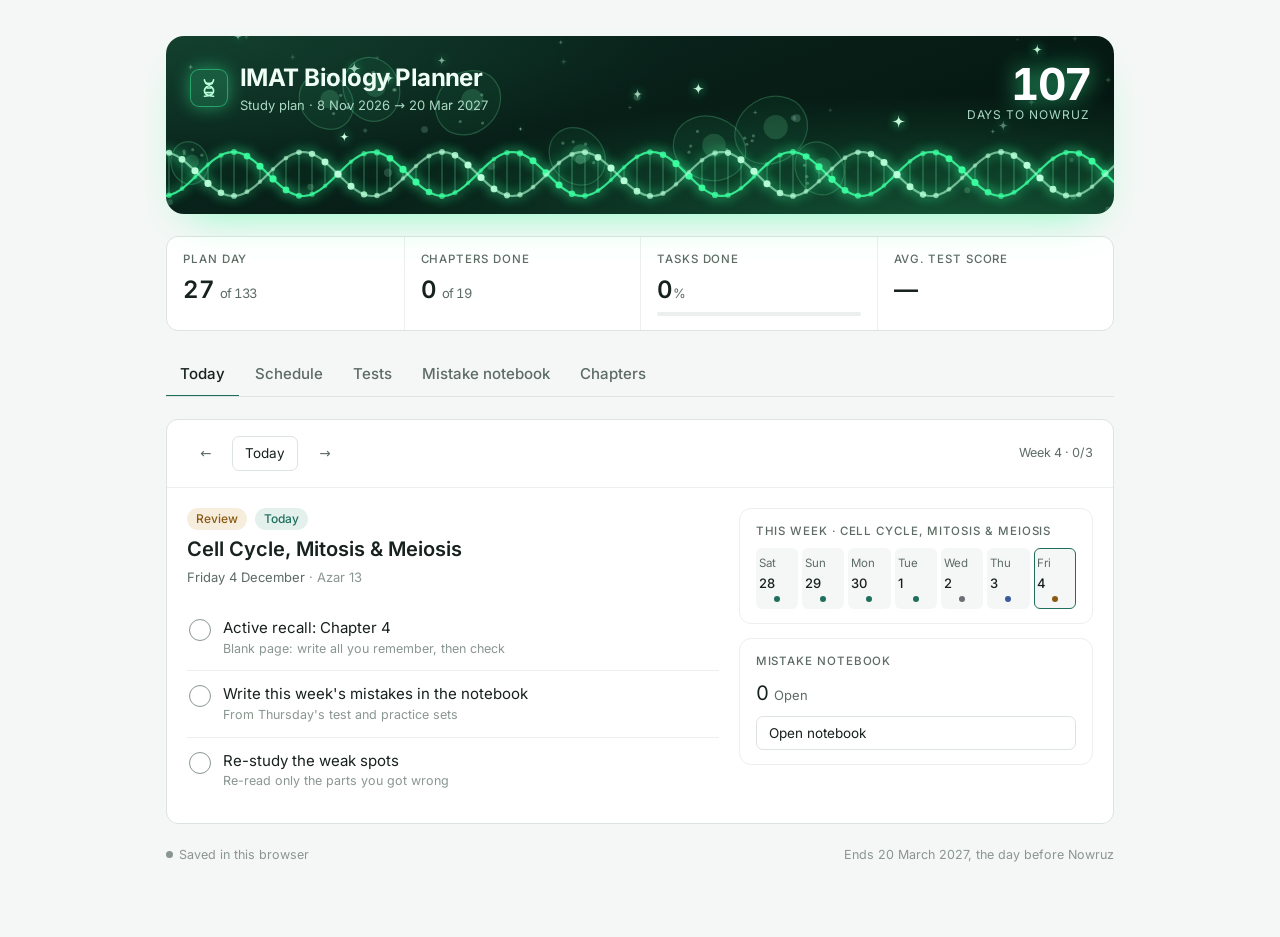
<file: android/app/src/main/assets/index.html>
<!doctype html>
<html lang="en"><head><meta charset="utf-8"><meta name="viewport" content="width=device-width,initial-scale=1,viewport-fit=cover"></head><body>
<title>IMAT Biology Planner</title>
<meta name="claude:viewport-fit-sides" content="cover">
<link rel="stylesheet" href="fonts/fonts.css">
<style>
/* Layout: a glowing biology hero band, a ledger of key figures, a tab strip, then a single calm work surface. */
:root{
  --bg:#f5f7f6; --surface:#ffffff; --line:#dde3e0; --line-soft:#ebefed;
  --fg:#17211d; --muted:#5d6b65; --faint:#8a9690;
  --accent:#1f6f5c; --accent-soft:#e3f0eb; --accent-fg:#ffffff;
  --test:#3a5a99; --test-soft:#e6ecf7;
  --review:#8a5a14; --review-soft:#f6eddc;
  --rest:#6b6f75; --rest-soft:#eef0f1;
  --bad:#b23b3b; --bad-soft:#f8e6e6;
  /* iPhone look: San Francisco on Apple devices, Inter (its closest match) everywhere else */
  --sans:-apple-system,BlinkMacSystemFont,"SF Pro Text","SF Pro Display","Inter","Helvetica Neue",system-ui,sans-serif;
  --mono:var(--sans);
  --r:12px;
  --hero-1:#0b2a21; --hero-2:#04120d; --glow:#3dffa0; --glow-soft:#b9ffd9;
}
@media (prefers-color-scheme:dark){:root:not([data-theme="light"]){
  --bg:#0f1513; --surface:#161e1b; --line:#26312d; --line-soft:#1e2824;
  --fg:#e4ebe8; --muted:#9aa8a2; --faint:#6f7d77;
  --accent:#5fbf9f; --accent-soft:#183129; --accent-fg:#0d1a15;
  --test:#8fa9e0; --test-soft:#1b2438; --review:#d9a957; --review-soft:#2e2414;
  --rest:#9aa0a6; --rest-soft:#1f2427; --bad:#e58a8a; --bad-soft:#341c1c; color-scheme:dark}}
:root[data-theme="dark"]{
  --bg:#0f1513; --surface:#161e1b; --line:#26312d; --line-soft:#1e2824;
  --fg:#e4ebe8; --muted:#9aa8a2; --faint:#6f7d77;
  --accent:#5fbf9f; --accent-soft:#183129; --accent-fg:#0d1a15;
  --test:#8fa9e0; --test-soft:#1b2438; --review:#d9a957; --review-soft:#2e2414;
  --rest:#9aa0a6; --rest-soft:#1f2427; --bad:#e58a8a; --bad-soft:#341c1c; color-scheme:dark}

*{box-sizing:border-box}
body{background:var(--bg);color:var(--fg);font-family:var(--sans);font-size:15px;line-height:1.5;-webkit-font-smoothing:antialiased;font-feature-settings:"cv11","ss03"}
.wrap{max-width:980px;margin:0 auto;padding-block:28px 64px;padding-left:max(16px,env(safe-area-inset-left,0px));padding-right:max(16px,env(safe-area-inset-right,0px));display:flex;flex-direction:column;gap:22px}
h1,h2,h3{margin:0;text-wrap:balance;font-weight:600}
h1{font-size:24px;letter-spacing:-.022em;font-weight:700}
h2{font-size:17px;letter-spacing:-.012em}
h3{font-size:15px}
.num{font-family:var(--mono);font-variant-numeric:tabular-nums}
.eyebrow{font-size:11.5px;letter-spacing:.08em;text-transform:uppercase;color:var(--muted);font-weight:500}
.muted{color:var(--muted)}
button,input,select,textarea{font:inherit;color:inherit}
:focus-visible{outline:2px solid var(--accent);outline-offset:2px}

/* Header */
.top{display:flex;justify-content:space-between;align-items:flex-start;gap:16px;flex-wrap:wrap}
.brand{display:flex;gap:12px;align-items:center}
.mark{width:38px;height:38px;border-radius:9px;background:var(--accent);display:grid;place-items:center;flex:none}
.mark svg{width:22px;height:22px}
.sub{font-size:13px;color:var(--muted)}

.ledger{display:grid;grid-template-columns:repeat(4,minmax(0,1fr));background:var(--surface);border:1px solid var(--line);border-radius:var(--r)}
.ledger > div{padding:14px 16px;display:flex;flex-direction:column;gap:4px;min-width:0}
.ledger > div + div{border-inline-start:1px solid var(--line-soft)}
.ledger .v{font-family:var(--mono);font-size:24px;font-weight:600;letter-spacing:-.02em;font-variant-numeric:tabular-nums}
.ledger .v small{font-size:13px;color:var(--muted);font-weight:400}
.bar{height:4px;background:var(--line-soft);border-radius:2px;overflow:hidden}
.bar i{display:block;height:100%;background:var(--accent);border-radius:2px}

/* Tabs */
.tabs{display:flex;gap:2px;border-bottom:1px solid var(--line);overflow-x:auto;scrollbar-width:none}
.tabs button{border:0;background:none;padding:10px 14px;cursor:pointer;color:var(--muted);font-weight:500;border-bottom:2px solid transparent;margin-bottom:-1px;white-space:nowrap}
.tabs button[aria-selected="true"]{color:var(--fg);border-bottom-color:var(--accent)}
.tabs button:hover{color:var(--fg)}

.panel{background:var(--surface);border:1px solid var(--line);border-radius:var(--r)}
.panel-h{padding:16px 20px;border-bottom:1px solid var(--line-soft);display:flex;justify-content:space-between;align-items:center;gap:12px;flex-wrap:wrap}
.panel-b{padding:20px}

/* Chips */
.chip{display:inline-flex;align-items:center;gap:6px;font-size:12px;font-weight:500;padding:2px 9px;border-radius:999px;white-space:nowrap}
.chip.study{background:var(--accent-soft);color:var(--accent)}
.chip.test{background:var(--test-soft);color:var(--test)}
.chip.review{background:var(--review-soft);color:var(--review)}
.chip.rest{background:var(--rest-soft);color:var(--rest)}
.chip.final{background:var(--accent);color:var(--accent-fg)}
.chip.bad{background:var(--bad-soft);color:var(--bad)}
.chip.ok{background:var(--accent-soft);color:var(--accent)}

/* Today */
.today{display:grid;grid-template-columns:minmax(0,1.5fr) minmax(0,1fr);gap:20px}
.dayhead{display:flex;flex-direction:column;gap:6px}
.dayhead .date{font-size:13px;color:var(--muted)}
.chapter-title{font-size:20px;font-weight:600;line-height:1.3}
.tasks{list-style:none;margin:0;padding:0;display:flex;flex-direction:column}
.tasks li{border-top:1px solid var(--line-soft)}
.tasks li:first-child{border-top:0}
.task{display:flex;gap:12px;align-items:flex-start;padding:12px 2px;cursor:pointer}
.task input{appearance:none;width:22px;height:22px;border:1.5px solid var(--faint);border-radius:50%;transition:box-shadow .2s,background .2s;margin:2px 0 0;flex:none;display:grid;place-items:center;cursor:pointer;background:var(--surface)}
.task input:checked{background:var(--accent);border-color:var(--accent);box-shadow:0 0 0 4px var(--accent-soft),0 0 14px color-mix(in srgb,var(--accent) 55%,transparent)}
.task input:checked::after{content:"";width:10px;height:5px;border:2px solid var(--accent-fg);border-top:0;border-right:0;transform:rotate(-45deg) translate(1px,-1px)}
.task input:checked + span{color:var(--muted);text-decoration:line-through;text-decoration-color:var(--faint)}
.task small{display:block;color:var(--faint);font-size:12.5px;text-decoration:none}
.side{display:flex;flex-direction:column;gap:14px}
.box{border:1px solid var(--line-soft);border-radius:var(--r);padding:14px 16px;display:flex;flex-direction:column;gap:8px}
.weekstrip{display:grid;grid-template-columns:repeat(7,minmax(0,1fr));gap:4px}
.ws{border-radius:6px;padding:6px 2px;text-align:center;font-size:11.5px;display:flex;flex-direction:column;gap:2px;border:1px solid transparent;background:var(--bg);color:var(--muted);cursor:pointer}
.ws b{font-family:var(--mono);font-weight:500;font-size:13px;color:var(--fg)}
.ws.cur{border-color:var(--accent)}
.ws.done{background:var(--accent-soft)}
.ws.done b{color:var(--accent)}
.ws.out{opacity:.35;cursor:default}
.ws .dot{width:6px;height:6px;border-radius:50%;margin:0 auto}
.dot.study{background:var(--accent)} .dot.test{background:var(--test)} .dot.review{background:var(--review)} .dot.rest{background:var(--rest)} .dot.final{background:var(--accent)}
.nav{display:flex;gap:8px;align-items:center}
.btn{border:1px solid var(--line);background:var(--surface);border-radius:7px;padding:6px 12px;cursor:pointer;font-size:13.5px;display:inline-flex;align-items:center;gap:6px}
.btn:hover{border-color:var(--faint)}
.btn.primary{background:var(--accent);border-color:var(--accent);color:var(--accent-fg);font-weight:500}
.btn.ghost{border-color:transparent;background:none;color:var(--muted)}
.btn:disabled{opacity:.4;cursor:default}
.field{display:flex;flex-direction:column;gap:5px;font-size:13px;color:var(--muted)}
.field input,.field select,.field textarea{border:1px solid var(--line);border-radius:7px;padding:8px 10px;background:var(--surface);font-size:14.5px;width:100%;min-width:0}
.field textarea{resize:vertical;min-height:64px}
.score-row{display:flex;gap:8px;align-items:center}
.score-row input{width:90px;border:1px solid var(--line);border-radius:7px;padding:7px 10px;background:var(--surface);font-family:var(--mono)}

/* Schedule */
.weeks{display:flex;flex-direction:column}
.week{border-top:1px solid var(--line-soft)}
.week:first-child{border-top:0}
.week > summary{list-style:none;display:grid;grid-template-columns:56px minmax(0,1fr) auto;gap:14px;align-items:center;padding:14px 20px;cursor:pointer}
.week > summary::-webkit-details-marker{display:none}
.week > summary:hover{background:var(--bg)}
.wk-no{font-family:var(--mono);font-size:12.5px;color:var(--muted)}
.wk-title{min-width:0}
.wk-title b{font-weight:500;display:block;overflow:hidden;text-overflow:ellipsis;white-space:nowrap}
.wk-title span{font-size:12.5px;color:var(--faint)}
.wk-prog{display:flex;align-items:center;gap:10px;font-size:12.5px;color:var(--muted)}
.wk-prog .bar{width:70px}
.week.now > summary{background:var(--accent-soft)}
.days{padding:0 20px 14px 90px;display:flex;flex-direction:column}
.drow{display:grid;grid-template-columns:110px 92px minmax(0,1fr) auto;gap:12px;align-items:center;padding:8px 0;border-top:1px dashed var(--line-soft);font-size:13.5px;cursor:pointer}
.drow:hover .dtask{color:var(--fg)}
.drow .ddate{color:var(--muted);font-size:12.5px}
.drow .dtask{color:var(--muted);min-width:0}
.drow.today-row .ddate{color:var(--accent);font-weight:600}

/* Tests */
table{width:100%;border-collapse:collapse;font-size:14px}
th{font-weight:500;color:var(--muted);font-size:12px;text-align:start;padding:10px 12px;border-bottom:1px solid var(--line)}
th{text-transform:uppercase;letter-spacing:.06em}
td{padding:11px 12px;border-bottom:1px solid var(--line-soft);vertical-align:middle}
tr:last-child td{border-bottom:0}
.tablewrap{overflow-x:auto}
.sbar{display:flex;align-items:center;gap:8px;min-width:140px}
.sbar .bar{flex:1;height:6px}
.chart{width:100%;height:auto;display:block}
.chart text{fill:var(--muted);font-family:var(--mono);font-size:10px}

/* Mistakes */
.mform{display:grid;grid-template-columns:minmax(0,1fr) minmax(0,2fr);gap:12px}
.mform .wide{grid-column:1/-1}
.mlist{display:flex;flex-direction:column}
.mitem{display:grid;grid-template-columns:minmax(0,1fr) auto;gap:6px 14px;padding:14px 20px;border-top:1px solid var(--line-soft)}
.mitem:first-child{border-top:0}
.mitem p{margin:0}
.mitem .fix{color:var(--muted);font-size:14px}
.mitem .fix b{color:var(--accent);font-weight:500}
.mitem .meta{font-size:12px;color:var(--faint);display:flex;gap:8px;flex-wrap:wrap;align-items:center}
.mitem.resolved p:first-child{color:var(--muted)}
.mact{display:flex;gap:4px;align-items:flex-start}
.filters{display:flex;gap:8px;flex-wrap:wrap;align-items:center}
.filters select{border:1px solid var(--line);border-radius:7px;padding:6px 10px;background:var(--surface);font-size:13.5px}
.empty{padding:36px 20px;text-align:center;color:var(--muted);display:flex;flex-direction:column;gap:6px;align-items:center}

/* Chapters */
.clist{display:flex;flex-direction:column}
.crow{display:grid;grid-template-columns:40px minmax(0,1fr) 120px auto;gap:12px;align-items:center;padding:10px 20px;border-top:1px solid var(--line-soft)}
.crow:first-child{border-top:0}
.crow input{border:1px solid transparent;background:none;border-radius:6px;padding:6px 8px;font-size:14.5px;width:100%;min-width:0}
.crow input:hover{border-color:var(--line)}
.crow input:focus{border-color:var(--accent);background:var(--surface)}
.crow .cw{font-size:12.5px;color:var(--muted)}

.foot{display:flex;justify-content:space-between;gap:12px;flex-wrap:wrap;font-size:12.5px;color:var(--faint)}
.sync::before{content:"";display:inline-block;width:7px;height:7px;border-radius:50%;background:var(--faint);margin-inline-end:6px;vertical-align:1px}
.sync.on::before{background:var(--accent)}
.toast{position:fixed;inset-inline-start:50%;bottom:calc(20px + env(safe-area-inset-bottom,0px));transform:translateX(-50%);background:var(--fg);color:var(--bg);padding:8px 14px;border-radius:7px;font-size:13.5px;opacity:0;transition:opacity .2s;pointer-events:none}
.toast.show{opacity:1}

/* Hero: a glowing microscope-slide band with a DNA helix, drifting cells and sparkles (same look in both themes) */
.hero{position:relative;overflow:hidden;border-radius:18px;color:#effff6;
  background:radial-gradient(120% 140% at 85% 110%,color-mix(in srgb,var(--glow) 28%,transparent) 0,transparent 55%),
             radial-gradient(90% 120% at 0% 0%,#13402f 0,transparent 60%),linear-gradient(160deg,var(--hero-1),var(--hero-2));
  box-shadow:0 18px 40px -22px color-mix(in srgb,var(--glow) 70%,transparent)}
.hero canvas{position:absolute;inset:0;width:100%;height:100%;display:block}
.hero-in{position:relative;display:flex;justify-content:space-between;align-items:flex-start;gap:16px;flex-wrap:wrap;padding:24px 24px 92px}
.hero .sub{color:#a9d9c3}
.hero .mark{background:color-mix(in srgb,var(--glow) 18%,transparent);border:1px solid color-mix(in srgb,var(--glow) 45%,transparent);box-shadow:0 0 18px color-mix(in srgb,var(--glow) 45%,transparent)}
.hero .mark svg{stroke:var(--glow-soft)}
.hero-count{display:flex;flex-direction:column;align-items:flex-end;line-height:1.1}
.hero-count b{font-size:44px;font-weight:700;letter-spacing:-.04em;font-variant-numeric:tabular-nums;color:#fff;text-shadow:0 0 22px color-mix(in srgb,var(--glow) 80%,transparent)}
.hero-count span{font-size:12px;letter-spacing:.08em;text-transform:uppercase;color:#a9d9c3}
.spark{position:fixed;width:10px;height:10px;pointer-events:none;z-index:50;background:var(--glow);
  clip-path:polygon(50% 0,61% 39%,100% 50%,61% 61%,50% 100%,39% 61%,0 50%,39% 39%);filter:drop-shadow(0 0 4px var(--glow));
  animation:spark .8s cubic-bezier(.2,.7,.3,1) forwards}
@keyframes spark{0%{transform:translate(-50%,-50%) scale(.4)}60%{opacity:1}100%{transform:translate(calc(-50% + var(--dx)),calc(-50% + var(--dy))) scale(0) rotate(160deg);opacity:0}}

@media (max-width:760px){
  .hero-in{padding:20px 18px 84px}
  .hero-count{align-items:flex-start}
  .hero-count b{font-size:36px}
  .ledger{grid-template-columns:repeat(2,minmax(0,1fr))}
  .ledger > div:nth-child(3){border-inline-start:0}
  .ledger > div:nth-child(n+3){border-top:1px solid var(--line-soft)}
  .today{grid-template-columns:minmax(0,1fr)}
  .days{padding:0 16px 12px}
  .drow{grid-template-columns:78px minmax(0,1fr) auto;gap:8px}
  .drow .dtype{display:none}
  .week > summary{grid-template-columns:40px minmax(0,1fr) auto;padding:12px 16px;gap:10px}
  .wk-prog .bar{display:none}
  .mform{grid-template-columns:minmax(0,1fr)}
  .crow{grid-template-columns:30px minmax(0,1fr) auto;padding:10px 12px}
  .crow .cw{display:none}
  .panel-h,.panel-b{padding-left:16px;padding-right:16px}
  .mitem{padding:14px 16px}
}
@media (prefers-reduced-motion:reduce){*{transition:none!important}.spark{display:none}}
</style>

<div class="wrap" id="app">
  <header class="hero">
    <canvas id="bio" aria-hidden="true"></canvas>
    <div class="hero-in">
      <div class="brand">
        <div class="mark" aria-hidden="true">
          <svg viewBox="0 0 24 24" fill="none" stroke-width="1.8" stroke-linecap="round"><path d="M7 3c0 6 10 6 10 12s-10 6-10 6M17 3c0 6-10 6-10 12s10 6 10 6"/><path d="M8.5 7h7M8.5 17h7M10 12h4"/></svg>
        </div>
        <div>
          <h1 id="t-title">IMAT Biology Planner</h1>
          <div class="sub" id="t-sub"></div>
        </div>
      </div>
      <div class="hero-count"><b id="hero-left">0</b><span>days to Nowruz</span></div>
    </div>
  </header>

  <section class="ledger" id="ledger"></section>

  <nav class="tabs" role="tablist" id="tabs"></nav>

  <main id="view"></main>

  <footer class="foot">
    <span class="sync" id="sync"></span>
    <span id="t-range"></span>
  </footer>
</div>
<div class="toast" id="toast" role="status" aria-live="polite"></div>

<script>
(function(){
"use strict";

/* ---------- Calendar ---------- */
const START = new Date(2026,10,8);   // first study day (tomorrow)
const END   = new Date(2027,2,20);   // 29 Esfand 1405 — the day before Nowruz
const NOWRUZ= new Date(2027,2,21);   // 1 Farvardin 1406
const WEEK0 = new Date(2026,10,7);   // Saturday that opens week 1
const DAY = 86400000;
const keyOf = d => d.getFullYear()+"-"+String(d.getMonth()+1).padStart(2,"0")+"-"+String(d.getDate()).padStart(2,"0");
const fromKey = k => { const [y,m,d]=k.split("-").map(Number); return new Date(y,m-1,d); };
const diff = (a,b) => Math.round((b-a)/DAY);
const addDays = (d,n) => new Date(d.getFullYear(),d.getMonth(),d.getDate()+n);
const today0 = () => { const n=new Date(); return new Date(n.getFullYear(),n.getMonth(),n.getDate()); };
const TYPE_BY_DOW = {6:"study",0:"study",1:"study",2:"study",3:"rest",4:"test",5:"review"};

const DEFAULT_CHAPTERS = [
  "Chemistry of Living Things: water & biomolecules",
  "The Cell: structure, organelles, prokaryotes vs eukaryotes",
  "Cell Membranes & Transport",
  "Cell Cycle, Mitosis & Meiosis",
  "Enzymes, ATP & Bioenergetics",
  "Cellular Respiration & Photosynthesis",
  "DNA, Replication & Protein Synthesis",
  "Gene Regulation, Viruses & Bacteria",
  "Mendelian Genetics & Patterns of Inheritance",
  "Mutations, Genetic Disorders & Biotechnology",
  "Evolution & Classification of Living Things",
  "Tissues, Skin & the Musculoskeletal System",
  "Circulatory System & Blood",
  "Immune System",
  "Respiratory System",
  "Digestive System & Nutrition",
  "Excretory System & Homeostasis",
  "Nervous System, Senses & Endocrine System",
  "Reproduction & Development"
];

/* ---------- Text ---------- */
const T = {
  en:{
    sub:"Study plan · 8 Nov 2026 → 20 Mar 2027",
    range:"Ends 20 March 2027, the day before Nowruz",
    tabs:{today:"Today",schedule:"Schedule",tests:"Tests",mistakes:"Mistake notebook",chapters:"Chapters"},
    l_day:"Plan day", l_left:"Chapters done", l_prog:"Tasks done", l_avg:"Avg. test score",
    of:"of", wk:"Week", chapter:"Chapter", chapters:"Chapters",
    types:{study:"Study",test:"Test",review:"Review",rest:"Rest",final:"Final review"},
    dows:["Sun","Mon","Tue","Wed","Thu","Fri","Sat"],
    startsIn:n=>`The plan starts ${n===1?"tomorrow":"in "+n+" days"}. Here is your first day.`,
    ended:"The plan has finished. Happy Nowruz.",
    thisWeek:"This week", prev:"Previous day", next:"Next day", goToday:"Today",
    study:(s,n)=>[["read",`Read & annotate — part ${s} of ${n}`,"Textbook section, highlight key terms"],["notes","Write summary notes & diagrams","One page, in your own words"],["q","Practice questions","15–20 IMAT-style MCQs on today's part"]],
    test:(n)=>[["test",`Timed test — ${n}`,"Mixed questions from every chapter so far"],["check","Mark answers and find every error","Note why each wrong answer was wrong"]],
    review:(c)=>[["recall",`Active recall: ${c}`,"Blank page: write all you remember, then check"],["mist","Write this week's mistakes in the notebook","From Thursday's test and practice sets"],["weak","Re-study the weak spots","Re-read only the parts you got wrong"]],
    rest:()=>[["rest","Rest, or catch up on unfinished tasks","Optional. Not counted in progress"]],
    final:()=>[["final","Full-course review: chapters 1–19","Skim summary notes of every chapter"],["mist","Read the whole mistake notebook","Focus on unresolved entries"]],
    chRange:n=> n===1?"chapter 1":`chapters 1–${n}`,
    score:"Score", scoreHint:"Your score in %", saveScore:"Save",
    weekOf:"Week of", openNotebook:"Open notebook",
    tTitle:"Thursday tests", tSub:"Cumulative test of every chapter studied so far",
    colDate:"Date", colCovers:"Covers", colScore:"Score", noScore:"Not taken",
    chartTitle:"Score trend",
    mTitle:"Mistake notebook", mSub:"Write each mistake once. Mark it resolved when you can answer it cold.",
    mWhat:"Mistake or question", mFix:"Correct answer / why", mCh:"Chapter", add:"Add to notebook",
    all:"All chapters", open:"Open", resolved:"Resolved", allStatus:"All",
    resolve:"Mark resolved", reopen:"Reopen", del:"Delete", confirmDel:"Confirm delete",
    mEmpty:"No mistakes logged yet", mEmptySub:"Add the first one after Thursday's test or any practice set.",
    cTitle:"Chapters", cSub:"One chapter per week. Rename any chapter to match your textbook.", reset:"Restore default names",
    cDone:"Done", cNow:"This week", cNext:"Upcoming",
    syncOn:"Saved to your account", syncOff:"Saved in this browser", saved:"Saved",
    restDay:"Rest day", note:"Wednesdays are free for rest or catching up."
  }
};

/* ---------- State ---------- */
let S = { lang:"en", done:{}, scores:{}, mistakes:[], chapters:DEFAULT_CHAPTERS.slice() };
let tab = "today", cursor = null, mFilter = {ch:"all",st:"all"}, pendingDel = null;
const L = () => T.en;
const N = n => String(n);
const esc = s => String(s).replace(/[&<>"']/g,c=>({"&":"&amp;","<":"&lt;",">":"&gt;",'"':"&quot;","'":"&#39;"}[c]));

/* ---------- Plan model ---------- */
const DAYS = [];
for(let d=new Date(START); d<=END; d=addDays(d,1)){
  const k=keyOf(d), wk=Math.floor(diff(WEEK0,d)/7);
  DAYS.push({key:k, date:new Date(d), wk, type: k===keyOf(END) ? "final" : TYPE_BY_DOW[d.getDay()]});
}
const WEEKS = [];
DAYS.forEach(d=>{ (WEEKS[d.wk] ||= []).push(d); });
WEEKS.forEach(w=>{ const st=w.filter(d=>d.type==="study"); st.forEach((d,i)=>{d.part=i+1; d.parts=st.length;}); });
const CHAPTER_WEEKS = WEEKS.length - 1; // last week holds only the final day
function chName(i){ return S.chapters[i] || DEFAULT_CHAPTERS[i] || ("Chapter "+(i+1)); }
function tasksFor(d){
  const t=L();
  if(d.type==="study") return t.study(N(d.part),N(d.parts));
  if(d.type==="test")  return t.test(t.chRange(d.wk+1));
  if(d.type==="review")return t.review(t.chapter+" "+N(d.wk+1));
  if(d.type==="final") return t.final();
  return t.rest();
}
function headline(d){
  if(d.type==="final") return L().types.final;
  if(d.type==="test") return L().types.test+": "+L().chRange(d.wk+1);
  if(d.type==="rest") return L().restDay;
  return chName(d.wk);
}
const isDone = (d,id) => !!(S.done[d.key] && S.done[d.key][id]);
function dayStatus(d){
  const ts=tasksFor(d), n=ts.filter(x=>isDone(d,x[0])).length;
  return {n, total:ts.length, full: n===ts.length};
}
function counted(){ return DAYS.filter(d=>d.type!=="rest"); }
function progress(){
  let n=0,t=0; counted().forEach(d=>{const s=dayStatus(d); n+=s.n; t+=s.total;}); return {n,t};
}
function avgScore(){
  const v=Object.values(S.scores).filter(x=>x!==""&&x!=null).map(Number); if(!v.length) return null;
  return Math.round(v.reduce((a,b)=>a+b,0)/v.length);
}

/* ---------- Dates ---------- */
function fmtDate(d, opts){
  const o = opts || {weekday:"long",day:"numeric",month:"long"};
  const g = new Intl.DateTimeFormat("en-GB", o).format(d);
  const j = new Intl.DateTimeFormat("en-u-ca-persian", {day:"numeric",month:"short"}).format(d);
  return {main:g, alt:j};
}
const shortDate = d => new Intl.DateTimeFormat("en-GB",{day:"numeric",month:"short"}).format(d);

/* ---------- Storage: account (db) with browser fallback ---------- */
let db=null, uid=null, ref=null, synced=false, writing=false, dirty=false, timer=null;
function lsGet(){ try{ return JSON.parse(localStorage.getItem("imat-bio-planner")||"null"); }catch(e){ return null; } }
function lsSet(){ try{ localStorage.setItem("imat-bio-planner", JSON.stringify(S)); }catch(e){} }
function merge(x){ if(x&&typeof x==="object"){ S = Object.assign({}, S, x); if(!Array.isArray(S.chapters)||!S.chapters.length) S.chapters=DEFAULT_CHAPTERS.slice(); } }
function save(){
  lsSet();
  if(!ref) return;
  dirty=true; clearTimeout(timer); timer=setTimeout(flush, 600);
}
async function flush(){
  if(writing||!dirty||!ref) return;
  writing=true; dirty=false;
  try{ await ref.set(JSON.parse(JSON.stringify(S))); }
  catch(e){ if(e&&e.code==="unavailable"){ dirty=true; setTimeout(flush, 1500+Math.random()*1000); } }
  writing=false; if(dirty) flush();
}
async function connect(){
  try{
    if(!window.claude || !window.claude.use) return;
    const [d,u] = await Promise.all([window.claude.use("db"), window.claude.use("user")]);
    if(!d||!u) return;
    const id = await u.id(); if(!id) return;
    db=d; uid=id; ref=db.doc("data/users/"+uid+"/planner");
    const snap = await Promise.race([ref.get(), new Promise((_,r)=>setTimeout(()=>r(new Error("timeout")),10000))]);
    if(snap.exists){ merge(snap.data()); lsSet(); }
    else { await ref.set(JSON.parse(JSON.stringify(S))); }
    synced=true; render();
  }catch(e){ /* stay on browser storage */ }
}

/* ---------- Render ---------- */
const $ = id => document.getElementById(id);
function toast(msg){ const t=$("toast"); t.textContent=msg; t.classList.add("show"); clearTimeout(toast._t); toast._t=setTimeout(()=>t.classList.remove("show"),1400); }

function renderChrome(){
  const t=L(), html=document.documentElement;
  html.lang="en"; html.dir="ltr";
  $("t-sub").textContent=t.sub; $("t-range").textContent=t.range;
  $("sync").textContent = synced ? t.syncOn : t.syncOff; $("sync").classList.toggle("on",synced);

  const td=today0(), dayNo=Math.min(Math.max(diff(START,td)+1,0),DAYS.length);
  const left=Math.max(diff(td,NOWRUZ),0), chDone=WEEKS.slice(0,CHAPTER_WEEKS).filter(w=>w.filter(d=>d.type==="study").every(d=>dayStatus(d).full)).length, p=progress(), pct=p.t?Math.round(p.n/p.t*100):0, avg=avgScore();
  $("hero-left").textContent=left;
  $("ledger").innerHTML = `
    <div><span class="eyebrow">${t.l_day}</span><span class="v">${N(dayNo)} <small>${t.of} ${N(DAYS.length)}</small></span></div>
    <div><span class="eyebrow">${t.l_left}</span><span class="v">${N(chDone)} <small>${t.of} ${N(CHAPTER_WEEKS)}</small></span></div>
    <div><span class="eyebrow">${t.l_prog}</span><span class="v">${N(pct)}<small>%</small></span><div class="bar"><i style="width:${pct}%"></i></div></div>
    <div><span class="eyebrow">${t.l_avg}</span><span class="v">${avg==null?"—":N(avg)+"<small>%</small>"}</span></div>`;

  $("tabs").innerHTML = Object.entries(t.tabs).map(([k,v])=>`<button role="tab" type="button" data-tab="${k}" aria-selected="${k===tab}">${v}</button>`).join("");
}

function defaultCursor(){
  const k=keyOf(today0());
  if(k<DAYS[0].key) return DAYS[0].key;
  if(k>DAYS[DAYS.length-1].key) return DAYS[DAYS.length-1].key;
  return k;
}

function viewToday(){
  const t=L(); if(!cursor) cursor=defaultCursor();
  const i=DAYS.findIndex(d=>d.key===cursor), d=DAYS[i], td=keyOf(today0());
  const dt=fmtDate(d.date), st=dayStatus(d), ts=tasksFor(d);
  let notice="";
  if(td<DAYS[0].key && cursor===DAYS[0].key) notice=`<div class="box" style="background:var(--accent-soft);border-color:transparent;color:var(--accent)">${t.startsIn(diff(today0(),START))}</div>`;
  if(td>DAYS[DAYS.length-1].key) notice=`<div class="box">${t.ended}</div>`;

  const scoreBox = d.type==="test" ? `<div class="box"><span class="eyebrow">${t.score}</span>
      <div class="score-row"><input id="score-in" type="number" min="0" max="100" inputmode="numeric" placeholder="%" aria-label="${t.scoreHint}" value="${S.scores[d.key]??""}"><button class="btn primary" type="button" data-act="score">${t.saveScore}</button></div>
      <span class="muted" style="font-size:12.5px">${t.scoreHint}</span></div>` : "";
  const nbBox = (d.type==="review"||d.type==="final"||d.type==="test") ? `<div class="box"><span class="eyebrow">${t.tabs.mistakes}</span>
      <span class="num" style="font-size:20px">${N(S.mistakes.filter(m=>!m.resolved).length)} <small class="muted" style="font-size:13px">${t.open}</small></span>
      <button class="btn" type="button" data-tab="mistakes">${t.openNotebook}</button></div>` : "";

  const strip = [];
  for(let k=0;k<7;k++){
    const date=addDays(WEEK0, d.wk*7+k), key=keyOf(date), dd=DAYS.find(x=>x.key===key);
    const dow=t.dows[date.getDay()], dnum=date.getDate();
    if(!dd){ strip.push(`<div class="ws out"><span>${dow}</span><b>${dnum}</b><span class="dot"></span></div>`); continue; }
    const s=dayStatus(dd);
    strip.push(`<button type="button" class="ws${dd.key===cursor?" cur":""}${s.full&&dd.type!=="rest"?" done":""}" data-day="${dd.key}" title="${t.types[dd.type]}"><span>${dow}</span><b>${dnum}</b><span class="dot ${dd.type}"></span></button>`);
  }

  return `${notice}
  <div class="panel">
    <div class="panel-h">
      <div class="nav">
        <button class="btn ghost" type="button" data-act="prev" ${i===0?"disabled":""} aria-label="${t.prev}">←</button>
        <button class="btn" type="button" data-act="today">${t.goToday}</button>
        <button class="btn ghost" type="button" data-act="next" ${i===DAYS.length-1?"disabled":""} aria-label="${t.next}">→</button>
      </div>
      <span class="muted num" style="font-size:12.5px">${t.wk} ${N(d.wk+1)} · ${N(st.n)}/${N(st.total)}</span>
    </div>
    <div class="panel-b today">
      <div style="display:flex;flex-direction:column;gap:18px;min-width:0">
        <div class="dayhead">
          <div style="display:flex;gap:8px;align-items:center;flex-wrap:wrap"><span class="chip ${d.type}">${t.types[d.type]}</span>${d.key===td?`<span class="chip ok">${t.goToday}</span>`:""}</div>
          <div class="chapter-title" dir="auto">${esc(headline(d))}</div>
          <div class="date">${dt.main} <span style="color:var(--faint)">· ${dt.alt}</span></div>
        </div>
        <ul class="tasks">${ts.map(([id,label,hint])=>`<li><label class="task"><input type="checkbox" id="tk-${d.key}-${id}" data-task="${id}" ${isDone(d,id)?"checked":""}><span>${esc(label)}<small>${esc(hint)}</small></span></label></li>`).join("")}</ul>
        ${d.type==="rest"?`<p class="muted" style="margin:0;font-size:13.5px">${t.note}</p>`:""}
      </div>
      <aside class="side">
        <div class="box"><span class="eyebrow">${t.thisWeek} · ${esc(chName(Math.min(d.wk,CHAPTER_WEEKS-1)))}</span><div class="weekstrip">${strip.join("")}</div></div>
        ${scoreBox}${nbBox}
      </aside>
    </div>
  </div>`;
}

function viewSchedule(){
  const t=L(), td=keyOf(today0());
  return `<div class="panel"><div class="panel-h"><div><h2>${t.tabs.schedule}</h2><div class="muted" style="font-size:13px">${t.note}</div></div>
    <div style="display:flex;gap:6px;flex-wrap:wrap">${["study","test","review","rest"].map(x=>`<span class="chip ${x}">${t.types[x]}</span>`).join("")}</div></div>
  <div class="weeks">${WEEKS.map((w,wi)=>{
    let n=0,tot=0; w.filter(d=>d.type!=="rest").forEach(d=>{const s=dayStatus(d); n+=s.n; tot+=s.total;});
    const pct=tot?Math.round(n/tot*100):0, now=w.some(d=>d.key===td) || (td<DAYS[0].key&&wi===0);
    const title = wi<CHAPTER_WEEKS ? chName(wi) : t.types.final;
    return `<details class="week${now?" now":""}" ${now?"open":""}><summary>
      <span class="wk-no">${t.wk} ${N(wi+1)}</span>
      <span class="wk-title"><b dir="auto">${esc(title)}</b><span>${shortDate(w[0].date)} – ${shortDate(w[w.length-1].date)}</span></span>
      <span class="wk-prog"><span class="bar"><i style="width:${pct}%"></i></span><span class="num">${N(pct)}%</span></span>
    </summary><div class="days">${w.map(d=>{
      const s=dayStatus(d), ts=tasksFor(d);
      const stat = d.type==="rest" ? "" : s.full ? `<span class="chip ok">✓</span>` : (d.key<td && s.n<s.total) ? `<span class="chip bad">${N(s.n)}/${N(s.total)}</span>` : `<span class="muted num" style="font-size:12px">${N(s.n)}/${N(s.total)}</span>`;
      return `<div class="drow${d.key===td?" today-row":""}" data-day="${d.key}" role="button" tabindex="0">
        <span class="ddate">${fmtDate(d.date,{weekday:"short",day:"numeric",month:"short"}).main}</span>
        <span class="dtype"><span class="chip ${d.type}">${t.types[d.type]}</span></span>
        <span class="dtask">${esc(ts[0][1])}</span>${stat}</div>`;
    }).join("")}</div></details>`;
  }).join("")}</div></div>`;
}

function viewTests(){
  const t=L(), tests=DAYS.filter(d=>d.type==="test"), td=keyOf(today0());
  const pts=tests.map((d,i)=>({i,v:S.scores[d.key]})).filter(p=>p.v!==""&&p.v!=null);
  const W=600,H=150,pl=30,pr=10,pt=10,pb=22, x=i=>pl+(W-pl-pr)*(tests.length>1?i/(tests.length-1):0), y=v=>pt+(H-pt-pb)*(1-v/100);
  const grid=[0,50,100].map(v=>`<line x1="${pl}" x2="${W-pr}" y1="${y(v)}" y2="${y(v)}" stroke="var(--line-soft)"/><text x="${pl-6}" y="${y(v)+3}" text-anchor="end">${v}</text>`).join("");
  const xl=tests.map((d,i)=> i%3===0?`<text x="${x(i)}" y="${H-6}" text-anchor="middle">${i+1}</text>`:"").join("");
  const line=pts.length>1?`<polyline fill="none" stroke="var(--test)" stroke-width="2" points="${pts.map(p=>x(p.i)+","+y(p.v)).join(" ")}"/>`:"";
  const dots=pts.map((p,k)=>`<circle cx="${x(p.i)}" cy="${y(p.v)}" r="${k===pts.length-1?4.5:3}" fill="${k===pts.length-1?"var(--test)":"var(--surface)"}" stroke="var(--test)" stroke-width="2"/>`).join("");
  return `<div class="panel"><div class="panel-h"><div><h2>${t.tTitle}</h2><div class="muted" style="font-size:13px">${t.tSub}</div></div></div>
    <div class="panel-b" style="border-bottom:1px solid var(--line-soft)"><div class="eyebrow" style="margin-bottom:8px">${t.chartTitle}</div>
      <svg class="chart" viewBox="0 0 ${W} ${H}" role="img" aria-label="${t.chartTitle}">${grid}${xl}${line}${dots}</svg></div>
    <div class="tablewrap"><table><thead><tr><th>#</th><th>${t.colDate}</th><th>${t.colCovers}</th><th>${t.colScore}</th></tr></thead><tbody>
    ${tests.map((d,i)=>{const v=S.scores[d.key]; const has=v!==""&&v!=null;
      return `<tr><td class="num muted">${N(i+1)}</td><td style="white-space:nowrap">${fmtDate(d.date,{day:"numeric",month:"short"}).main}${d.key===td?` <span class="chip ok">${t.goToday}</span>`:""}</td><td>${t.chRange(d.wk+1)}</td>
      <td>${has?`<div class="sbar"><div class="bar"><i style="width:${v}%;background:var(--test)"></i></div><span class="num">${N(v)}%</span></div>`:`<button class="btn ghost" type="button" data-day="${d.key}" style="padding:2px 0">${t.noScore}</button>`}</td></tr>`;}).join("")}
    </tbody></table></div></div>`;
}

function chapterOptions(sel, withAll){
  const t=L(); let o = withAll?`<option value="all"${sel==="all"?" selected":""}>${t.all}</option>`:"";
  for(let i=0;i<CHAPTER_WEEKS;i++) o+=`<option value="${i}"${String(sel)===String(i)?" selected":""}>${N(i+1)}. ${esc(chName(i))}</option>`;
  return o;
}
function currentChapter(){ const k=keyOf(today0()); const d=DAYS.find(x=>x.key===k); return d?Math.min(d.wk,CHAPTER_WEEKS-1):0; }

function viewMistakes(){
  const t=L();
  const list=S.mistakes.filter(m=>(mFilter.ch==="all"||String(m.ch)===mFilter.ch)&&(mFilter.st==="all"||(mFilter.st==="open"?!m.resolved:m.resolved)))
    .slice().sort((a,b)=>(a.resolved-b.resolved)||(b.created-a.created));
  return `<div class="panel"><div class="panel-h"><div><h2>${t.mTitle}</h2><div class="muted" style="font-size:13px">${t.mSub}</div></div></div>
    <form class="panel-b mform" id="mform" style="border-bottom:1px solid var(--line-soft)">
      <label class="field">${t.mCh}<select id="m-ch">${chapterOptions(currentChapter(),false)}</select></label>
      <label class="field">${t.mWhat}<input id="m-what" type="text" required autocomplete="off"></label>
      <label class="field wide">${t.mFix}<textarea id="m-fix" rows="2"></textarea></label>
      <div class="wide"><button class="btn primary" type="submit">${t.add}</button></div>
    </form>
    <div class="panel-b filters" style="padding-block:12px;border-bottom:1px solid var(--line-soft)">
      <select id="f-ch" aria-label="${t.mCh}">${chapterOptions(mFilter.ch,true)}</select>
      <select id="f-st" aria-label="Status"><option value="all"${mFilter.st==="all"?" selected":""}>${t.allStatus}</option><option value="open"${mFilter.st==="open"?" selected":""}>${t.open}</option><option value="resolved"${mFilter.st==="resolved"?" selected":""}>${t.resolved}</option></select>
      <span class="muted num" style="font-size:12.5px">${N(list.length)}</span>
    </div>
    <div class="mlist">${list.length?list.map(m=>`<div class="mitem${m.resolved?" resolved":""}">
      <div style="display:flex;flex-direction:column;gap:6px;min-width:0">
        <p>${esc(m.what)}</p>${m.fix?`<p class="fix"><b>→</b> ${esc(m.fix)}</p>`:""}
        <div class="meta"><span>${t.chapter} ${N(+m.ch+1)} · ${esc(chName(+m.ch))}</span><span>·</span><span>${fmtDate(new Date(m.created),{day:"numeric",month:"short"}).main}</span>${m.resolved?`<span class="chip ok">${t.resolved}</span>`:""}</div>
      </div>
      <div class="mact"><button class="btn" type="button" data-m="toggle" data-id="${m.id}">${m.resolved?t.reopen:t.resolve}</button>
      <button class="btn ghost" type="button" data-m="del" data-id="${m.id}" style="${pendingDel===m.id?"color:var(--bad)":""}">${pendingDel===m.id?t.confirmDel:t.del}</button></div>
    </div>`).join(""):`<div class="empty"><b>${t.mEmpty}</b><span>${t.mEmptySub}</span></div>`}</div></div>`;
}

function viewChapters(){
  const t=L(), cw=currentChapter(), started=keyOf(today0())>=DAYS[0].key;
  return `<div class="panel"><div class="panel-h"><div><h2>${t.cTitle}</h2><div class="muted" style="font-size:13px">${t.cSub}</div></div>
    <button class="btn" type="button" data-act="resetch">${t.reset}</button></div>
    <div class="clist">${Array.from({length:CHAPTER_WEEKS},(_,i)=>{
      const w=WEEKS[i]; const st=w.filter(d=>d.type==="study"); const done=st.every(d=>dayStatus(d).full);
      const chip = done?`<span class="chip ok">${t.cDone}</span>`:(started&&i===cw)?`<span class="chip study">${t.cNow}</span>`:`<span class="chip rest">${t.cNext}</span>`;
      return `<div class="crow"><span class="num muted">${N(i+1)}</span><input id="ch-${i}" data-ch="${i}" value="${esc(chName(i))}" aria-label="${t.chapter} ${i+1}"><span class="cw">${shortDate(w[0].date)} – ${shortDate(w[w.length-1].date)}</span>${chip}</div>`;
    }).join("")}</div></div>`;
}

function render(){
  renderChrome();
  const v = {today:viewToday,schedule:viewSchedule,tests:viewTests,mistakes:viewMistakes,chapters:viewChapters}[tab]();
  const open = tab==="schedule" ? [...document.querySelectorAll("details.week")].map(x=>x.open) : null;
  $("view").innerHTML=v;
  if(open && open.length){ document.querySelectorAll("details.week").forEach((x,i)=>{ if(open[i]!=null) x.open=open[i]; }); }
}

/* ---------- Events ---------- */
document.addEventListener("click",e=>{
  const el=e.target.closest("[data-tab],[data-day],[data-act],[data-m]");
  if(!el) return;
  if(el.dataset.tab){ tab=el.dataset.tab; pendingDel=null; render(); return; }
  if(el.dataset.day){ cursor=el.dataset.day; tab="today"; render(); window.scrollTo({top:0}); return; }
  const a=el.dataset.act;
  if(a){
    const i=DAYS.findIndex(d=>d.key===cursor);
    if(a==="prev"&&i>0){cursor=DAYS[i-1].key;render();}
    if(a==="next"&&i<DAYS.length-1){cursor=DAYS[i+1].key;render();}
    if(a==="today"){cursor=defaultCursor();render();}
    if(a==="score"){ const v=$("score-in").value.trim(); const n=v===""?"":Math.max(0,Math.min(100,Math.round(+v)));
      if(n===""||!isNaN(n)){ if(n==="") delete S.scores[cursor]; else S.scores[cursor]=n; save(); render(); toast(L().saved);} }
    if(a==="resetch"){ S.chapters=DEFAULT_CHAPTERS.slice(); save(); render(); toast(L().saved); }
    return;
  }
  if(el.dataset.m){
    const id=el.dataset.id, m=S.mistakes.find(x=>x.id===id); if(!m) return;
    if(el.dataset.m==="toggle"){ m.resolved=!m.resolved; pendingDel=null; save(); render(); }
    if(el.dataset.m==="del"){ if(pendingDel===id){ S.mistakes=S.mistakes.filter(x=>x.id!==id); pendingDel=null; save(); } else pendingDel=id; render(); }
  }
});
document.addEventListener("keydown",e=>{ if((e.key==="Enter"||e.key===" ")&&e.target.classList.contains("drow")){ e.preventDefault(); e.target.click(); }});
document.addEventListener("change",e=>{
  const el=e.target;
  if(el.dataset.task){ (S.done[cursor] ||= {});
    if(el.checked){ const r=el.getBoundingClientRect(); const d0=DAYS.find(x=>x.key===cursor); const all=tasksFor(d0).every(x=>x[0]===el.dataset.task||isDone(d0,x[0]));
      burst(r.left+r.width/2, r.top+r.height/2, all?26:12, all?110:56); } if(el.checked) S.done[cursor][el.dataset.task]=true; else delete S.done[cursor][el.dataset.task];
    if(!Object.keys(S.done[cursor]).length) delete S.done[cursor]; save(); render(); }
  if(el.id==="f-ch"){ mFilter.ch=el.value; render(); }
  if(el.id==="f-st"){ mFilter.st=el.value; render(); }
  if(el.dataset.ch!=null){ const v=el.value.trim(); S.chapters[+el.dataset.ch]=v||DEFAULT_CHAPTERS[+el.dataset.ch]; save(); toast(L().saved); }
});
document.addEventListener("keydown",e=>{ if(e.key==="Enter"&&e.target.id==="score-in"){ e.preventDefault(); document.querySelector('[data-act="score"]').click(); }});
document.addEventListener("submit",e=>{
  if(e.target.id!=="mform") return; e.preventDefault();
  const what=$("m-what").value.trim(); if(!what) return;
  S.mistakes.push({id:Date.now().toString(36)+Math.random().toString(36).slice(2,6), ch:+$("m-ch").value, what, fix:$("m-fix").value.trim(), resolved:false, created:Date.now()});
  save(); render(); toast(L().saved); const f=$("m-what"); if(f) f.focus();
});

/* ---------- Sparkles & biology canvas ---------- */
function burst(x,y,n,dist){
  if(matchMedia("(prefers-reduced-motion: reduce)").matches) return;
  for(let i=0;i<n;i++){
    const a=Math.PI*2*i/n+Math.random()*.5, r=dist*(.45+Math.random()*.55), el=document.createElement("span");
    el.className="spark"; el.style.left=x+"px"; el.style.top=y+"px";
    el.style.setProperty("--dx",Math.cos(a)*r+"px"); el.style.setProperty("--dy",Math.sin(a)*r+"px");
    const sz=6+Math.random()*8; el.style.width=el.style.height=sz+"px"; el.style.animationDelay=(Math.random()*80)+"ms";
    document.body.appendChild(el); setTimeout(()=>el.remove(),1000);
  }
}
function bioCanvas(){
  const c=$("bio"); if(!c||!c.getContext) return;
  const ctx=c.getContext("2d"), reduce=matchMedia("(prefers-reduced-motion: reduce)").matches;
  let w=0,h=0,raf=0;
  let seed=7; const rnd=()=>(seed=(seed*16807)%2147483647)/2147483647;
  const cells=Array.from({length:8},()=>({x:rnd(),y:rnd()*.8,r:14+rnd()*26,ph:rnd()*6.3,sp:.00015+rnd()*.0002,org:Array.from({length:4},()=>[rnd()*6.3,.45+rnd()*.35])}));
  const stars=Array.from({length:26},()=>({x:rnd(),y:rnd(),s:2+rnd()*5,ph:rnd()*6.3,sp:.0015+rnd()*.003}));
  const bubbles=Array.from({length:14},()=>({x:rnd(),y:rnd(),r:1.5+rnd()*3.5,sp:.00004+rnd()*.00008}));
  function size(){ const dpr=Math.min(window.devicePixelRatio||1,2); w=c.clientWidth; h=c.clientHeight; c.width=Math.round(w*dpr); c.height=Math.round(h*dpr); ctx.setTransform(dpr,0,0,dpr,0,0); }
  function star(x,y,s){ ctx.beginPath(); ctx.moveTo(x,y-s); ctx.quadraticCurveTo(x,y,x+s,y); ctx.quadraticCurveTo(x,y,x,y+s); ctx.quadraticCurveTo(x,y,x-s,y); ctx.quadraticCurveTo(x,y,x,y-s); ctx.fill(); }
  function draw(t){
    ctx.clearRect(0,0,w,h);
    // drifting cells with nucleus and organelles
    cells.forEach(k=>{
      const x=k.x*w+Math.sin(t*k.sp+k.ph)*24, y=k.y*h+Math.cos(t*k.sp*1.3+k.ph)*12;
      ctx.lineWidth=1.2; ctx.strokeStyle="rgba(124,255,178,.22)"; ctx.fillStyle="rgba(61,255,160,.05)";
      ctx.beginPath(); ctx.ellipse(x,y,k.r,k.r*.86,k.ph,0,Math.PI*2); ctx.fill(); ctx.stroke();
      ctx.fillStyle="rgba(124,255,178,.16)"; ctx.beginPath(); ctx.arc(x+k.r*.12,y-k.r*.08,k.r*.32,0,Math.PI*2); ctx.fill();
      ctx.fillStyle="rgba(185,255,217,.28)"; k.org.forEach(([a,d])=>{ ctx.beginPath(); ctx.arc(x+Math.cos(a+t*k.sp*2)*k.r*d,y+Math.sin(a+t*k.sp*2)*k.r*d*.86,1.6,0,Math.PI*2); ctx.fill(); });
    });
    // rising bubbles
    ctx.fillStyle="rgba(185,255,217,.18)";
    bubbles.forEach(b=>{ const y=((b.y-t*b.sp)%1+1)%1; ctx.beginPath(); ctx.arc(b.x*w,y*h,b.r,0,Math.PI*2); ctx.fill(); });
    // glowing DNA helix along the bottom
    const amp=Math.min(22,h*.14), cy=h-amp-18, step=13, k=.045, sh=t*.0011;
    ctx.save(); ctx.shadowColor="#3dffa0"; ctx.shadowBlur=12;
    for(let x=-10;x<w+10;x+=step){
      const ph=x*k+sh, y1=cy+Math.sin(ph)*amp, y2=cy-Math.sin(ph)*amp;
      ctx.strokeStyle="rgba(124,255,178,.28)"; ctx.lineWidth=1.4; ctx.beginPath(); ctx.moveTo(x,y1); ctx.lineTo(x,y2); ctx.stroke();
    }
    [1,-1].forEach(sg=>{
      ctx.strokeStyle=sg>0?"rgba(61,255,160,.85)":"rgba(185,255,217,.6)"; ctx.lineWidth=2.2; ctx.beginPath();
      for(let x=-10;x<=w+10;x+=4){ const y=cy+sg*Math.sin(x*k+sh)*amp; x<=-10?ctx.moveTo(x,y):ctx.lineTo(x,y); } ctx.stroke();
      for(let x=-10;x<w+10;x+=step){ const ph=x*k+sh, z=Math.cos(ph)*sg, y=cy+sg*Math.sin(ph)*amp;
        ctx.fillStyle=`rgba(${sg>0?"61,255,160":"185,255,217"},${.45+.55*(z+1)/2})`; ctx.beginPath(); ctx.arc(x,y,2.2+1.4*(z+1)/2,0,Math.PI*2); ctx.fill(); }
    });
    ctx.restore();
    // twinkling sparkles
    ctx.save(); ctx.shadowColor="#3dffa0"; ctx.shadowBlur=10;
    stars.forEach(s=>{ const a=.15+.85*Math.pow(Math.abs(Math.sin(t*s.sp+s.ph)),3); ctx.fillStyle=`rgba(207,255,227,${a})`; star(s.x*w,s.y*(h-amp*2-30),s.s*(.6+.4*a)); });
    ctx.restore();
  }
  function loop(t){ draw(t); raf=requestAnimationFrame(loop); }
  size(); draw(2000);
  if(window.ResizeObserver) new ResizeObserver(()=>{ size(); draw(performance.now()); }).observe(c);
  if(reduce) return;
  raf=requestAnimationFrame(loop);
  document.addEventListener("visibilitychange",()=>{ cancelAnimationFrame(raf); if(!document.hidden) raf=requestAnimationFrame(loop); });
}

/* ---------- Boot ---------- */
merge(lsGet());
S.lang="en";
render();
bioCanvas();
connect();
})();
</script>

</body></html>
</file>
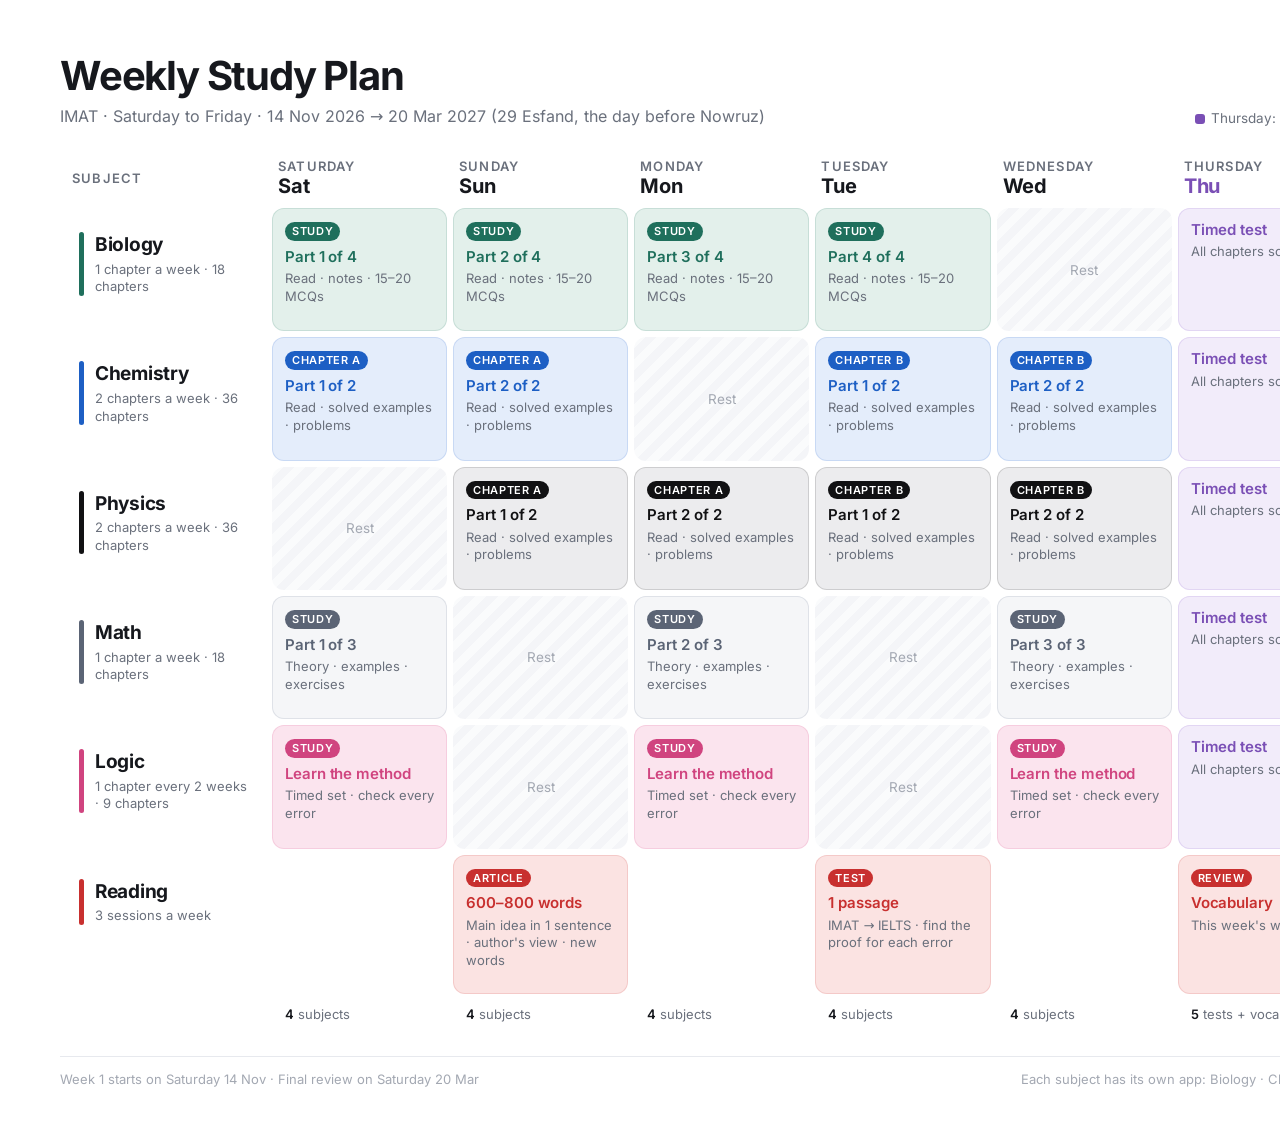
<file: weekly/weekly-plan.html>
<!doctype html>
<html lang="en"><head><meta charset="utf-8">
<title>Weekly Study Plan</title>
<link rel="stylesheet" href="../android/app/src/main/assets/fonts/fonts.css">
<style>
/* One landscape sheet: subjects as rows, Saturday→Friday as columns, each subject in its app colour. */
:root{
  --ink:#16181d; --muted:#6a707c; --faint:#a3a8b2; --line:#e7e9ee; --paper:#ffffff; --bg:#f3f4f7;
  --bio:#1f6f5c; --bio-s:#e3f0eb;
  --chem:#1d5fc4; --chem-s:#e4edfb;
  --phys:#111113; --phys-s:#ececee;
  --math:#5b6475; --math-s:#f3f4f7;
  --logic:#d0447f; --logic-s:#fbe4ee;
  --read:#c8302f; --read-s:#fbe3e2;
  --test:#7a4fb5; --review:#8a5a14;
}
*{box-sizing:border-box;margin:0}
html,body{background:var(--bg)}
body{font-family:-apple-system,BlinkMacSystemFont,"SF Pro Text","Inter",system-ui,sans-serif;color:var(--ink);-webkit-font-smoothing:antialiased;font-feature-settings:"cv11","ss03"}
.sheet{width:1600px;height:1131px;margin:0 auto;background:var(--paper);padding:56px 60px 44px;display:flex;flex-direction:column;gap:26px}
header{display:flex;justify-content:space-between;align-items:flex-end;gap:24px}
h1{font-size:40px;font-weight:700;letter-spacing:-.03em;line-height:1}
.sub{margin-top:10px;font-size:16px;color:var(--muted)}
.key{display:flex;gap:18px;font-size:13.5px;color:var(--muted);align-items:center}
.key i{display:inline-block;width:10px;height:10px;border-radius:3px;margin-right:6px;vertical-align:-1px}
table{width:100%;border-collapse:separate;border-spacing:6px;table-layout:fixed;flex:1}
th{font-size:13px;letter-spacing:.09em;text-transform:uppercase;color:var(--muted);font-weight:600;padding:0 6px 4px;text-align:left}
th.day b{display:block;font-size:20px;letter-spacing:-.01em;text-transform:none;color:var(--ink);font-weight:700}
th.day.thu b{color:var(--test)} th.day.fri b{color:var(--review)}
th.subj-h{width:200px}
td{border-radius:12px;padding:12px 13px;vertical-align:top;font-size:14.5px;line-height:1.35}
td .t{font-weight:600;font-size:15px;letter-spacing:-.005em}
td .d{color:var(--muted);font-size:13px;margin-top:3px}
td.rest{background:repeating-linear-gradient(135deg,#fafbfc 0 8px,#f4f5f8 8px 16px);color:var(--faint);font-size:13.5px;vertical-align:middle;text-align:center}
td.none{background:transparent}
.subj{padding:12px 6px 12px 16px;border-radius:12px;position:relative}
.subj::before{content:"";position:absolute;left:0;top:12px;bottom:12px;width:5px;border-radius:3px;background:var(--c)}
.subj b{display:block;font-size:19px;font-weight:700;letter-spacing:-.015em}
.subj span{display:block;font-size:13px;color:var(--muted);margin-top:3px}
.bio{--c:var(--bio);--s:var(--bio-s)} .chem{--c:var(--chem);--s:var(--chem-s)} .phys{--c:var(--phys);--s:var(--phys-s)}
.math{--c:var(--math);--s:var(--math-s)} .logic{--c:var(--logic);--s:var(--logic-s)} .read{--c:var(--read);--s:var(--read-s)}
td.on{background:var(--s);box-shadow:inset 0 0 0 1px color-mix(in srgb,var(--c) 14%,transparent)}
td.on .t{color:var(--c)}
.math td.on{background:#f5f6f8;box-shadow:inset 0 0 0 1px #dfe2e8}
td.test{background:#f2ecfa;box-shadow:inset 0 0 0 1px #e2d6f3} td.test .t{color:var(--test)}
td.rev{background:#f8f0e2;box-shadow:inset 0 0 0 1px #eedfc2} td.rev .t{color:var(--review)}
.chip{display:inline-block;font-size:11px;font-weight:600;letter-spacing:.06em;text-transform:uppercase;padding:2px 7px;border-radius:999px;background:var(--c);color:#fff;margin-bottom:6px}
.math .chip{background:var(--math)}
tfoot td{padding:6px 13px 0;font-size:13px;color:var(--muted);background:none}
tfoot b{color:var(--ink);font-weight:600}
footer{display:flex;justify-content:space-between;font-size:13px;color:var(--faint);border-top:1px solid var(--line);padding-top:14px}
</style></head>
<body>
<div class="sheet">
  <header>
    <div>
      <h1>Weekly Study Plan</h1>
      <div class="sub">IMAT · Saturday to Friday · 14 Nov 2026 → 20 Mar 2027 (29 Esfand, the day before Nowruz)</div>
    </div>
    <div class="key">
      <span><i style="background:var(--test)"></i>Thursday: tests</span>
      <span><i style="background:var(--review)"></i>Friday: active review</span>
      <span><i style="background:#e6e8ec"></i>Rest</span>
    </div>
  </header>

  <table>
    <thead><tr>
      <th class="subj-h">Subject</th>
      <th class="day">Saturday<b>Sat</b></th><th class="day">Sunday<b>Sun</b></th><th class="day">Monday<b>Mon</b></th>
      <th class="day">Tuesday<b>Tue</b></th><th class="day">Wednesday<b>Wed</b></th><th class="day thu">Thursday<b>Thu</b></th><th class="day fri">Friday<b>Fri</b></th>
    </tr></thead>
    <tbody>
      <tr class="bio">
        <td><div class="subj"><b>Biology</b><span>1 chapter a week · 18 chapters</span></div></td>
        <td class="on"><div class="chip">Study</div><div class="t">Part 1 of 4</div><div class="d">Read · notes · 15–20 MCQs</div></td>
        <td class="on"><div class="chip">Study</div><div class="t">Part 2 of 4</div><div class="d">Read · notes · 15–20 MCQs</div></td>
        <td class="on"><div class="chip">Study</div><div class="t">Part 3 of 4</div><div class="d">Read · notes · 15–20 MCQs</div></td>
        <td class="on"><div class="chip">Study</div><div class="t">Part 4 of 4</div><div class="d">Read · notes · 15–20 MCQs</div></td>
        <td class="rest">Rest</td>
        <td class="test"><div class="t">Timed test</div><div class="d">All chapters so far</div></td>
        <td class="rev"><div class="t">Active recall</div><div class="d">Whole week + mistakes in notebook</div></td>
      </tr>
      <tr class="chem">
        <td><div class="subj"><b>Chemistry</b><span>2 chapters a week · 36 chapters</span></div></td>
        <td class="on"><div class="chip">Chapter A</div><div class="t">Part 1 of 2</div><div class="d">Read · solved examples · problems</div></td>
        <td class="on"><div class="chip">Chapter A</div><div class="t">Part 2 of 2</div><div class="d">Read · solved examples · problems</div></td>
        <td class="rest">Rest</td>
        <td class="on"><div class="chip">Chapter B</div><div class="t">Part 1 of 2</div><div class="d">Read · solved examples · problems</div></td>
        <td class="on"><div class="chip">Chapter B</div><div class="t">Part 2 of 2</div><div class="d">Read · solved examples · problems</div></td>
        <td class="test"><div class="t">Timed test</div><div class="d">All chapters so far</div></td>
        <td class="rev"><div class="t">Active recall</div><div class="d">Chapters A + B · mistakes</div></td>
      </tr>
      <tr class="phys">
        <td><div class="subj"><b>Physics</b><span>2 chapters a week · 36 chapters</span></div></td>
        <td class="rest">Rest</td>
        <td class="on"><div class="chip">Chapter A</div><div class="t">Part 1 of 2</div><div class="d">Read · solved examples · problems</div></td>
        <td class="on"><div class="chip">Chapter A</div><div class="t">Part 2 of 2</div><div class="d">Read · solved examples · problems</div></td>
        <td class="on"><div class="chip">Chapter B</div><div class="t">Part 1 of 2</div><div class="d">Read · solved examples · problems</div></td>
        <td class="on"><div class="chip">Chapter B</div><div class="t">Part 2 of 2</div><div class="d">Read · solved examples · problems</div></td>
        <td class="test"><div class="t">Timed test</div><div class="d">All chapters so far</div></td>
        <td class="rev"><div class="t">Active recall</div><div class="d">Chapters A + B · mistakes</div></td>
      </tr>
      <tr class="math">
        <td><div class="subj"><b>Math</b><span>1 chapter a week · 18 chapters</span></div></td>
        <td class="on"><div class="chip">Study</div><div class="t">Part 1 of 3</div><div class="d">Theory · examples · exercises</div></td>
        <td class="rest">Rest</td>
        <td class="on"><div class="chip">Study</div><div class="t">Part 2 of 3</div><div class="d">Theory · examples · exercises</div></td>
        <td class="rest">Rest</td>
        <td class="on"><div class="chip">Study</div><div class="t">Part 3 of 3</div><div class="d">Theory · examples · exercises</div></td>
        <td class="test"><div class="t">Timed test</div><div class="d">All chapters so far</div></td>
        <td class="rev"><div class="t">Active recall</div><div class="d">This week's chapter · mistakes</div></td>
      </tr>
      <tr class="logic">
        <td><div class="subj"><b>Logic</b><span>1 chapter every 2 weeks · 9 chapters</span></div></td>
        <td class="on"><div class="chip">Study</div><div class="t">Learn the method</div><div class="d">Timed set · check every error</div></td>
        <td class="rest">Rest</td>
        <td class="on"><div class="chip">Study</div><div class="t">Learn the method</div><div class="d">Timed set · check every error</div></td>
        <td class="rest">Rest</td>
        <td class="on"><div class="chip">Study</div><div class="t">Learn the method</div><div class="d">Timed set · check every error</div></td>
        <td class="test"><div class="t">Timed test</div><div class="d">All chapters so far</div></td>
        <td class="rev"><div class="t">Active recall</div><div class="d">Current chapter · mistakes</div></td>
      </tr>
      <tr class="read">
        <td><div class="subj"><b>Reading</b><span>3 sessions a week</span></div></td>
        <td class="none"></td>
        <td class="on"><div class="chip">Article</div><div class="t">600–800 words</div><div class="d">Main idea in 1 sentence · author's view · new words</div></td>
        <td class="none"></td>
        <td class="on"><div class="chip">Test</div><div class="t">1 passage</div><div class="d">IMAT → IELTS · find the proof for each error</div></td>
        <td class="none"></td>
        <td class="on"><div class="chip">Review</div><div class="t">Vocabulary</div><div class="d">This week's words</div></td>
        <td class="none"></td>
      </tr>
    </tbody>
    <tfoot><tr>
      <td></td>
      <td><b>4</b> subjects</td><td><b>4</b> subjects</td><td><b>4</b> subjects</td><td><b>4</b> subjects</td><td><b>4</b> subjects</td><td><b>5</b> tests + vocab</td><td><b>5</b> reviews</td>
    </tr></tfoot>
  </table>

  <footer>
    <span>Week 1 starts on Saturday 14 Nov · Final review on Saturday 20 Mar</span>
    <span>Each subject has its own app: Biology · Chemistry · Physics · Math · Logic · Reading</span>
  </footer>
</div>
</body></html>
</file>
<file: android/app/src/main/assets/fonts/fonts.css>
@font-face {
  font-family: 'Inter';
  font-style: normal;
  font-weight: 400;
  font-display: swap;
  src: url(Inter-400-latin.woff2) format('woff2');
  unicode-range: U+0000-00FF, U+0131, U+0152-0153, U+02BB-02BC, U+02C6, U+02DA, U+02DC, U+0304, U+0308, U+0329, U+2000-206F, U+20AC, U+2122, U+2191, U+2193, U+2212, U+2215, U+FEFF, U+FFFD;
}
@font-face {
  font-family: 'Inter';
  font-style: normal;
  font-weight: 500;
  font-display: swap;
  src: url(Inter-400-latin.woff2) format('woff2');
  unicode-range: U+0000-00FF, U+0131, U+0152-0153, U+02BB-02BC, U+02C6, U+02DA, U+02DC, U+0304, U+0308, U+0329, U+2000-206F, U+20AC, U+2122, U+2191, U+2193, U+2212, U+2215, U+FEFF, U+FFFD;
}
@font-face {
  font-family: 'Inter';
  font-style: normal;
  font-weight: 600;
  font-display: swap;
  src: url(Inter-400-latin.woff2) format('woff2');
  unicode-range: U+0000-00FF, U+0131, U+0152-0153, U+02BB-02BC, U+02C6, U+02DA, U+02DC, U+0304, U+0308, U+0329, U+2000-206F, U+20AC, U+2122, U+2191, U+2193, U+2212, U+2215, U+FEFF, U+FFFD;
}
@font-face {
  font-family: 'Inter';
  font-style: normal;
  font-weight: 700;
  font-display: swap;
  src: url(Inter-400-latin.woff2) format('woff2');
  unicode-range: U+0000-00FF, U+0131, U+0152-0153, U+02BB-02BC, U+02C6, U+02DA, U+02DC, U+0304, U+0308, U+0329, U+2000-206F, U+20AC, U+2122, U+2191, U+2193, U+2212, U+2215, U+FEFF, U+FFFD;
}
</file>
